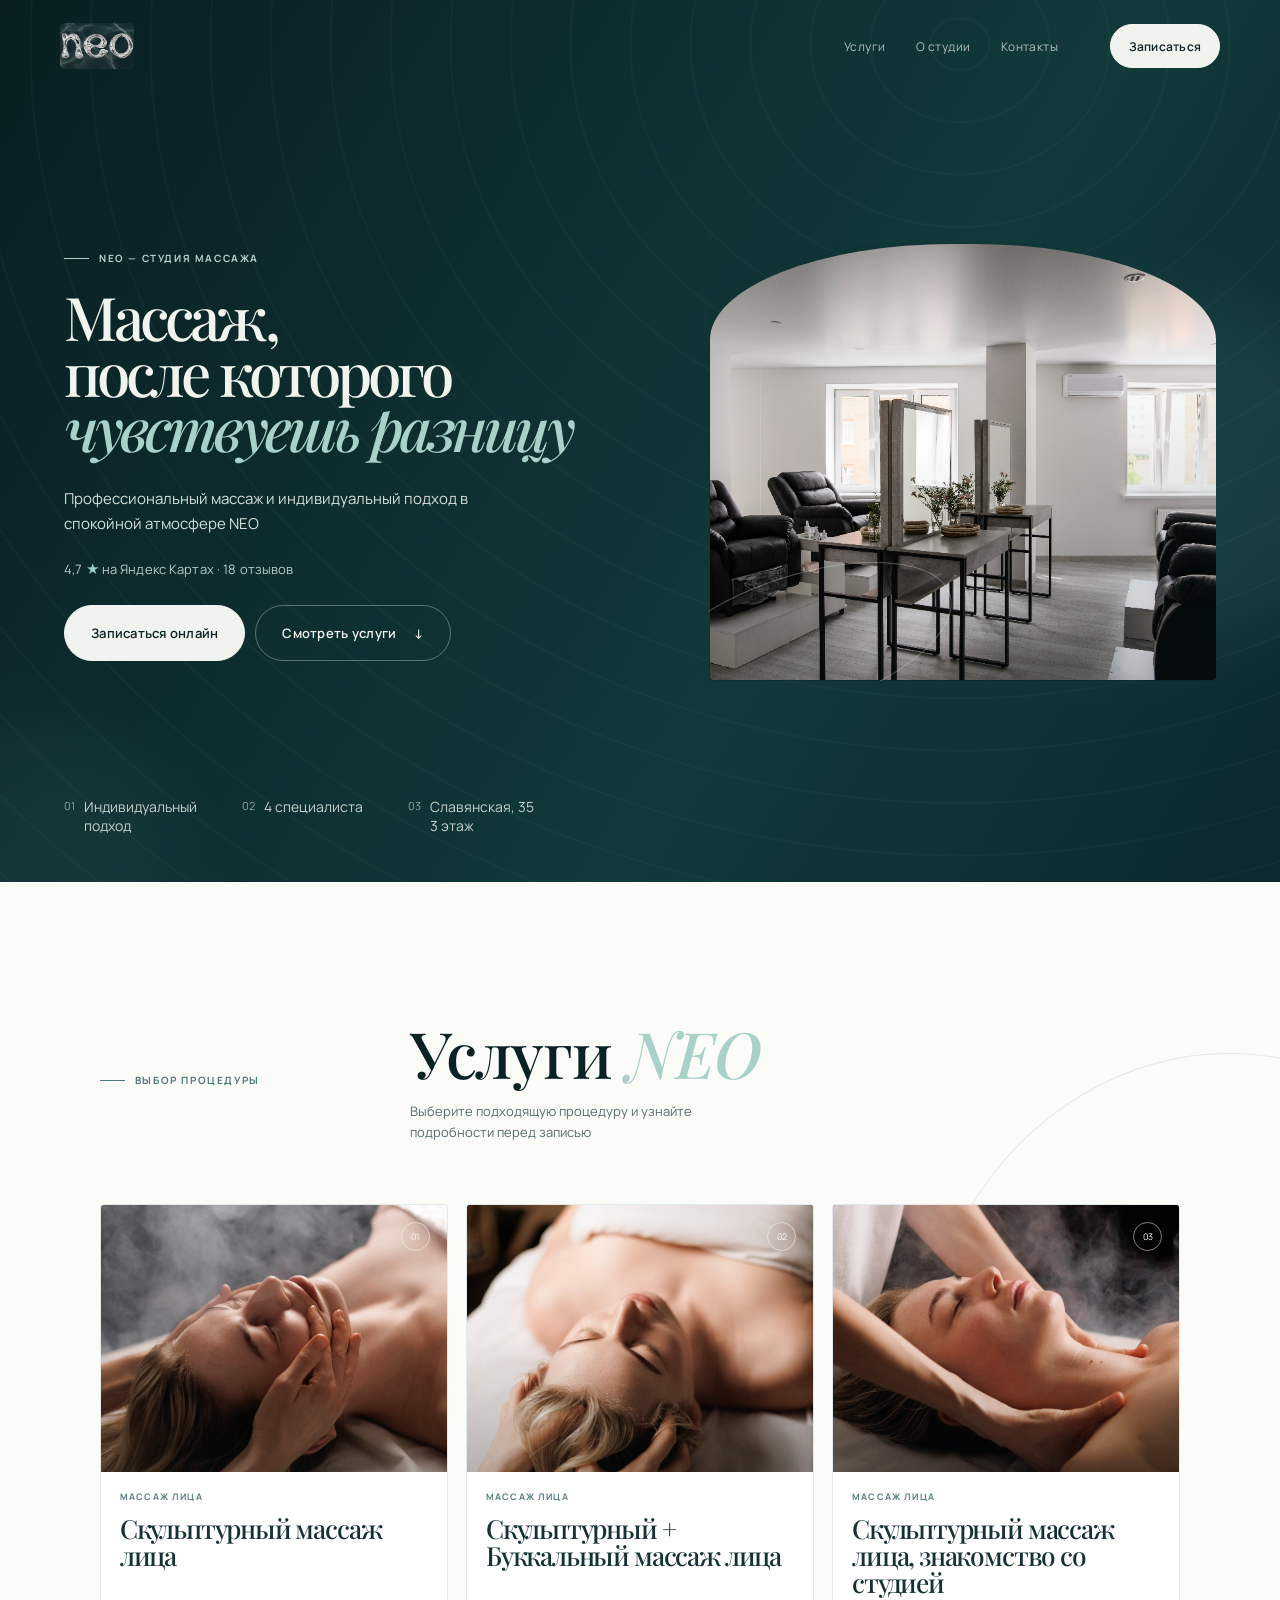
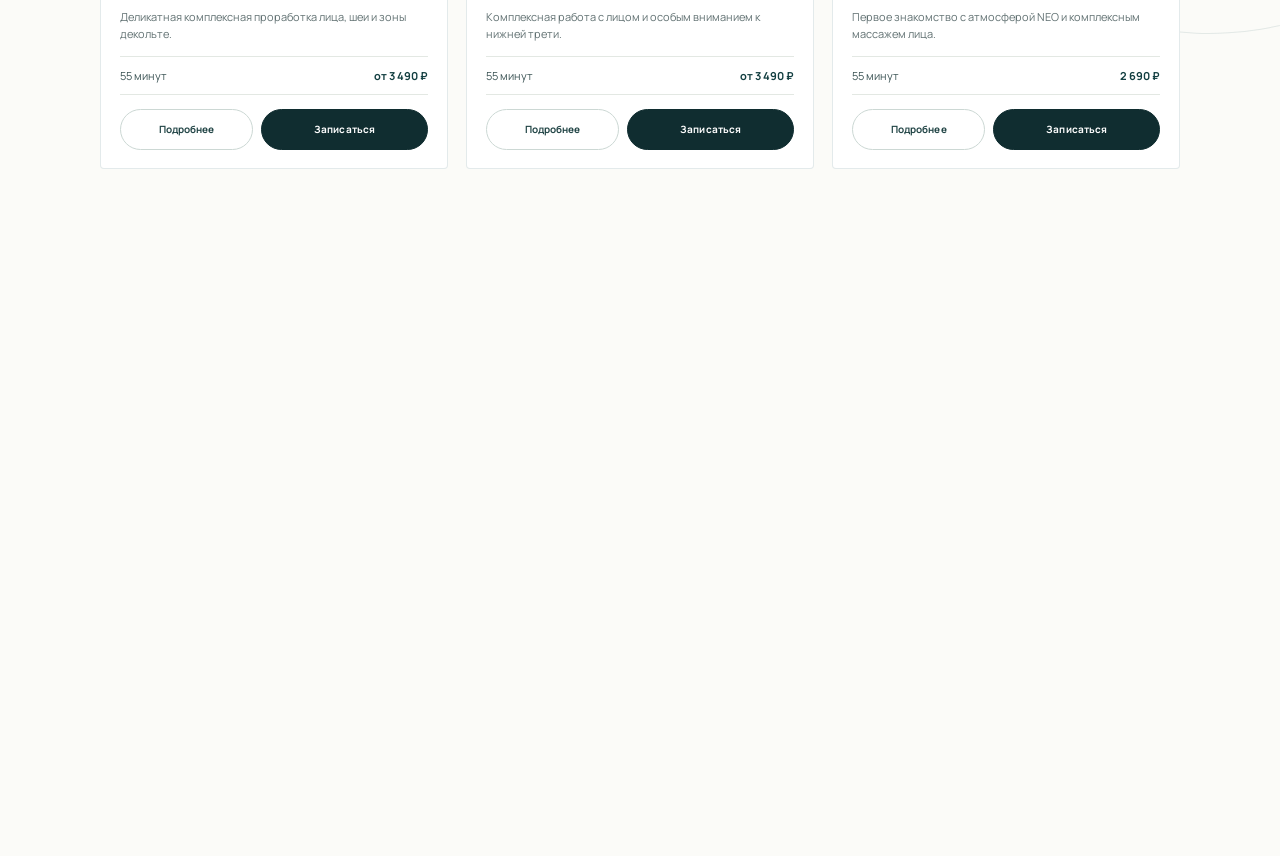
<file: concept-neo/index.html>
<!doctype html>
<html lang="ru">
  <head>
    <meta charset="UTF-8" />
    <meta name="viewport" content="width=device-width, initial-scale=1.0" />
    <meta name="theme-color" content="#102b2d" />
    <meta name="description" content="NEO — студия массажа. Концепт сайта." />
    <title>NEO — студия массажа</title>
    <link rel="preconnect" href="https://fonts.googleapis.com" />
    <link rel="preconnect" href="https://fonts.gstatic.com" crossorigin />
    <link href="https://fonts.googleapis.com/css2?family=Manrope:wght@400;500;600;700&family=Playfair+Display:ital,wght@0,500;0,600;1,500&display=swap" rel="stylesheet" />
    <link rel="stylesheet" href="styles.css" />
  </head>
  <body>
    <header class="site-header" id="top">
      <a class="brand" href="#top" aria-label="NEO — на главную">
        <img src="assets/neo-logo.png" width="92" height="46" alt="NEO" />
      </a>
      <nav class="main-nav" aria-label="Основная навигация">
        <a href="#services">Услуги</a>
        <a href="#top">О студии</a>
        <a href="#top">Контакты</a>
      </nav>
      <button class="button button--small button--solid" type="button">Записаться</button>
    </header>

    <main>
      <section class="hero" aria-labelledby="hero-title">
        <div class="hero__glow hero__glow--one"></div>
        <div class="hero__glow hero__glow--two"></div>
        <div class="hero__content">
          <p class="eyebrow hero__eyebrow"><span></span> NEO — студия массажа</p>
          <h1 id="hero-title">Массаж,<br />после которого<br /><em>чувствуешь разницу</em></h1>
          <p class="hero__lead">Профессиональный массаж и индивидуальный подход в спокойной атмосфере NEO</p>
          <p class="hero__rating">4,7 <span>★</span> на Яндекс Картах · 18 отзывов</p>
          <div class="hero__actions">
            <button class="button button--solid" type="button">Записаться онлайн</button>
            <a class="button button--ghost" href="#services">Смотреть услуги <span aria-hidden="true">↓</span></a>
          </div>
        </div>
        <div class="hero__visual reveal">
          <div class="hero__image-wrap">
            <img src="assets/neo-studio.jpg" width="1024" height="683" fetchpriority="high" alt="Интерьер студии массажа NEO" />
          </div>
          <p class="hero__visual-caption"><span>01</span> Пространство для паузы</p>
          <div class="water-line water-line--hero" aria-hidden="true"></div>
        </div>
        <dl class="hero__notes" aria-label="Преимущества студии">
          <div><dt>01</dt><dd>Индивидуальный<br />подход</dd></div>
          <div><dt>02</dt><dd>4 специалиста</dd></div>
          <div><dt>03</dt><dd>Славянская, 35<br />3 этаж</dd></div>
        </dl>
      </section>

      <section class="services" id="services" aria-labelledby="services-title">
        <div class="services__head reveal">
          <p class="eyebrow"><span></span> Выбор процедуры</p>
          <div>
            <h2 id="services-title">Услуги <em>NEO</em></h2>
            <p>Выберите подходящую процедуру и узнайте подробности перед записью</p>
          </div>
        </div>
        <div class="services__grid" id="servicesGrid" aria-live="polite"></div>
      </section>
    </main>

    <div class="modal" id="serviceModal" aria-hidden="true" role="dialog" aria-modal="true" aria-labelledby="modalTitle">
      <button class="modal__backdrop" aria-label="Закрыть окно"></button>
      <article class="detail-panel" tabindex="-1">
        <button class="detail-panel__close" type="button" aria-label="Закрыть окно"><span></span><span></span></button>
        <div class="detail-panel__scroll" id="modalContent"></div>
        <div class="detail-panel__cta" id="modalCta"></div>
      </article>
    </div>

    <script src="app.js"></script>
  </body>
</html>
</file>
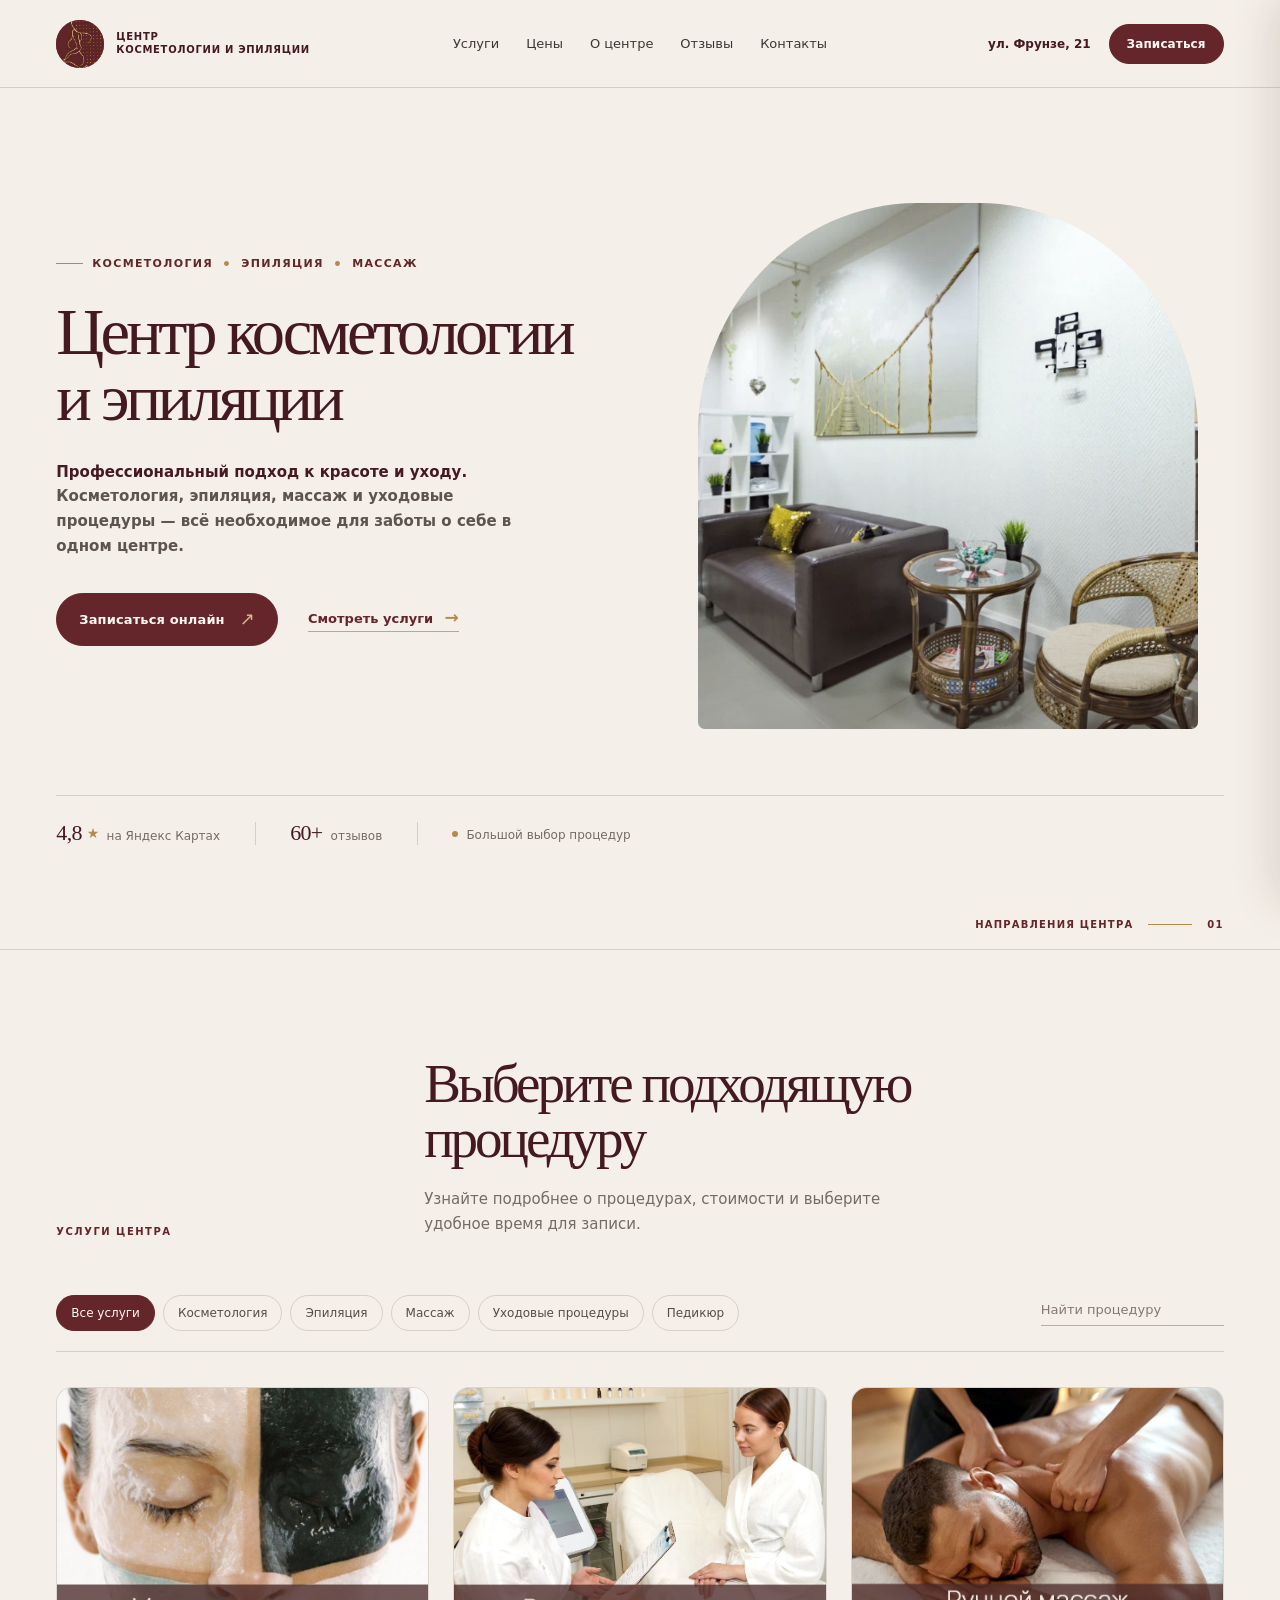
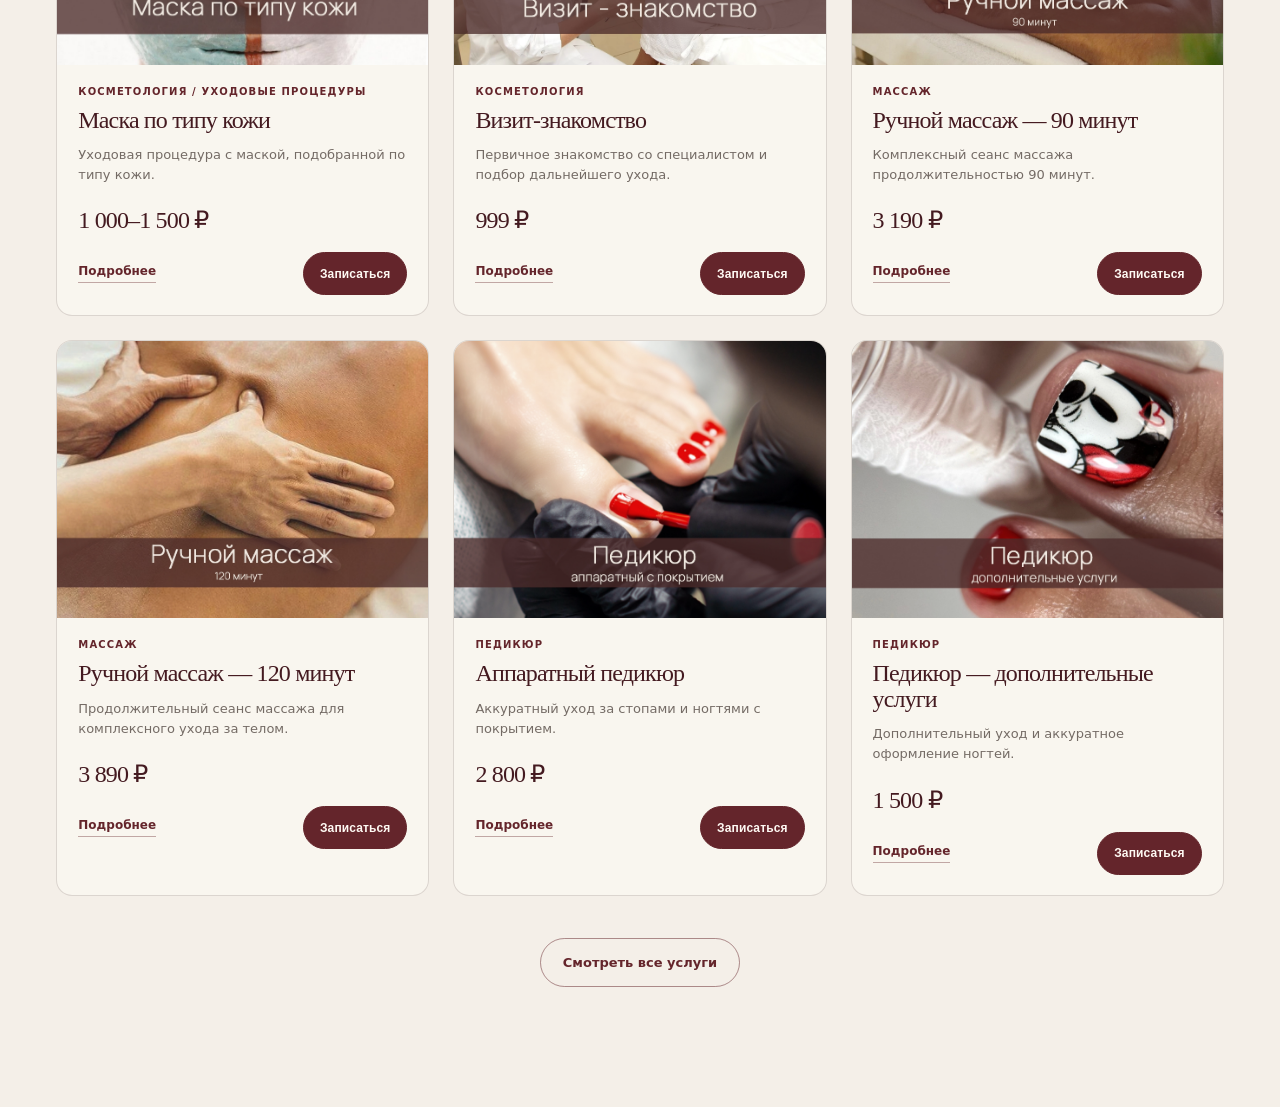
<file: concept-site/index.html>
<!doctype html>
<html lang="ru">
  <head>
    <meta charset="UTF-8" />
    <meta name="viewport" content="width=device-width, initial-scale=1.0" />
    <meta name="theme-color" content="#f5f0e9" />
    <title>Центр косметологии и эпиляции</title>
    <link rel="stylesheet" href="styles.css" />
  </head>
  <body>
    <main class="site-shell">
      <header class="header" data-header>
        <a class="brand" href="#top" aria-label="Центр косметологии и эпиляции — главная">
          <span class="brand-mark"><img src="assets/logo-original.png" alt="Официальный логотип центра" /></span>
          <span class="brand-name">Центр<br />косметологии и эпиляции</span>
        </a>

        <nav class="nav" aria-label="Основная навигация" data-menu>
          <a href="#services">Услуги</a>
          <a href="#prices">Цены</a>
          <a href="#about">О центре</a>
          <a href="#reviews">Отзывы</a>
          <a href="#contacts">Контакты</a>
          <a class="nav-mobile-cta" href="#booking">Записаться онлайн</a>
        </nav>

        <div class="header-actions">
          <span class="address">ул. Фрунзе, 21</span>
          <a class="button button--small" href="#booking">Записаться</a>
          <button class="menu-toggle" type="button" aria-label="Открыть меню" aria-expanded="false" data-menu-toggle>
            <span></span><span></span>
          </button>
        </div>
      </header>

      <section class="hero" id="top" aria-labelledby="hero-title">
        <div class="hero-copy">
          <p class="eyebrow"><span></span> Косметология <i>•</i> Эпиляция <i>•</i> Массаж</p>
          <h1 id="hero-title">Центр косметологии<br />и эпиляции</h1>
          <p class="hero-description"><strong>Профессиональный подход к красоте и уходу.</strong> <span class="description-detail">Косметология, эпиляция, массаж и уходовые процедуры — всё необходимое для заботы о себе в одном центре.</span></p>
          <div class="hero-ctas">
            <a class="button" href="#booking">Записаться онлайн <span aria-hidden="true">↗</span></a>
            <a class="text-link" href="#services">Смотреть услуги <span aria-hidden="true">→</span></a>
          </div>
        </div>

        <div class="hero-visual" aria-label="Зона ожидания центра">
          <div class="visual-frame">
            <img src="assets/waiting-area.png" alt="Реальная зона ожидания центра косметологии и эпиляции" />
          </div>
        </div>

        <div class="trust-row" aria-label="Данные о центре">
          <div class="trust-item"><span class="trust-number">4,8 <b>★</b></span><span>на Яндекс Картах</span></div>
          <div class="trust-divider" aria-hidden="true"></div>
          <div class="trust-item"><span class="trust-number">60+</span><span>отзывов</span></div>
          <div class="trust-divider" aria-hidden="true"></div>
          <div class="trust-item trust-item--wide"><span class="trust-dot" aria-hidden="true"></span><span>Большой выбор процедур</span></div>
        </div>
      </section>

      <div class="next-section-hint" aria-hidden="true"><span>Направления центра</span><span class="hint-line"></span><span>01</span></div>

      <section class="services-section" id="services" aria-labelledby="services-title">
        <div class="services-intro">
          <p class="section-kicker">Услуги центра</p>
          <div class="section-heading">
            <h2 id="services-title">Выберите подходящую процедуру</h2>
            <p>Узнайте подробнее о процедурах, стоимости и выберите удобное время для записи.</p>
          </div>
        </div>

        <div class="catalog-controls">
          <div class="service-tabs" role="tablist" aria-label="Категории услуг">
            <button class="service-tab is-active" type="button" role="tab" aria-selected="true" data-filter="all">Все услуги</button>
            <button class="service-tab" type="button" role="tab" aria-selected="false" data-filter="cosmetology">Косметология</button>
            <button class="service-tab" type="button" role="tab" aria-selected="false" data-filter="epilation">Эпиляция</button>
            <button class="service-tab" type="button" role="tab" aria-selected="false" data-filter="massage">Массаж</button>
            <button class="service-tab" type="button" role="tab" aria-selected="false" data-filter="skincare">Уходовые процедуры</button>
            <button class="service-tab" type="button" role="tab" aria-selected="false" data-filter="pedicure">Педикюр</button>
          </div>
          <label class="service-search"><span class="visually-hidden">Найти процедуру</span><input type="search" placeholder="Найти процедуру" autocomplete="off" data-service-search /></label>
        </div>

        <div class="services-grid" data-services-grid>
          <article class="service-card" data-service="mask" data-categories="cosmetology skincare" data-search="маска по типу кожи уходовые процедуры косметология">
            <div class="service-image"><img src="assets/service-skin-mask.png" alt="Маска по типу кожи" /></div>
            <div class="service-card-body">
              <p class="service-category">Косметология / Уходовые процедуры</p>
              <h3>Маска по типу кожи</h3>
              <p class="service-summary">Уходовая процедура с маской, подобранной по типу кожи.</p>
              <p class="service-price">1 000–1 500 ₽</p>
              <div class="service-actions"><button class="detail-link" type="button" data-detail="mask">Подробнее</button><button class="button service-book" type="button" data-book="mask">Записаться</button></div>
            </div>
          </article>

          <article class="service-card" data-service="intro" data-categories="cosmetology" data-search="визит знакомство косметология">
            <div class="service-image"><img src="assets/service-intro-visit.png" alt="Визит-знакомство в центре" /></div>
            <div class="service-card-body">
              <p class="service-category">Косметология</p>
              <h3>Визит-знакомство</h3>
              <p class="service-summary">Первичное знакомство со специалистом и подбор дальнейшего ухода.</p>
              <p class="service-price">999 ₽</p>
              <div class="service-actions"><button class="detail-link" type="button" data-detail="intro">Подробнее</button><button class="button service-book" type="button" data-book="intro">Записаться</button></div>
            </div>
          </article>

          <article class="service-card" data-service="massage90" data-categories="massage" data-search="ручной массаж 90 минут">
            <div class="service-image"><img src="assets/service-massage-90.png" alt="Ручной массаж — 90 минут" /></div>
            <div class="service-card-body">
              <p class="service-category">Массаж</p>
              <h3>Ручной массаж — 90 минут</h3>
              <p class="service-summary">Комплексный сеанс массажа продолжительностью 90 минут.</p>
              <p class="service-price">3 190 ₽</p>
              <div class="service-actions"><button class="detail-link" type="button" data-detail="massage90">Подробнее</button><button class="button service-book" type="button" data-book="massage90">Записаться</button></div>
            </div>
          </article>

          <article class="service-card" data-service="massage120" data-categories="massage" data-search="ручной массаж 120 минут">
            <div class="service-image"><img src="assets/service-massage-120.png" alt="Ручной массаж — 120 минут" /></div>
            <div class="service-card-body">
              <p class="service-category">Массаж</p>
              <h3>Ручной массаж — 120 минут</h3>
              <p class="service-summary">Продолжительный сеанс массажа для комплексного ухода за телом.</p>
              <p class="service-price">3 890 ₽</p>
              <div class="service-actions"><button class="detail-link" type="button" data-detail="massage120">Подробнее</button><button class="button service-book" type="button" data-book="massage120">Записаться</button></div>
            </div>
          </article>

          <article class="service-card" data-service="pedicure" data-categories="pedicure" data-search="аппаратный педикюр с покрытием">
            <div class="service-image"><img src="assets/service-pedicure-apparatus.png" alt="Аппаратный педикюр" /></div>
            <div class="service-card-body">
              <p class="service-category">Педикюр</p>
              <h3>Аппаратный педикюр</h3>
              <p class="service-summary">Аккуратный уход за стопами и ногтями с покрытием.</p>
              <p class="service-price">2 800 ₽</p>
              <div class="service-actions"><button class="detail-link" type="button" data-detail="pedicure">Подробнее</button><button class="button service-book" type="button" data-book="pedicure">Записаться</button></div>
            </div>
          </article>

          <article class="service-card" data-service="pedicureExtra" data-categories="pedicure" data-search="педикюр дополнительные услуги">
            <div class="service-image"><img src="assets/service-pedicure-extra.png" alt="Педикюр — дополнительные услуги" /></div>
            <div class="service-card-body">
              <p class="service-category">Педикюр</p>
              <h3>Педикюр — дополнительные услуги</h3>
              <p class="service-summary">Дополнительный уход и аккуратное оформление ногтей.</p>
              <p class="service-price">1 500 ₽</p>
              <div class="service-actions"><button class="detail-link" type="button" data-detail="pedicureExtra">Подробнее</button><button class="button service-book" type="button" data-book="pedicureExtra">Записаться</button></div>
            </div>
          </article>
        </div>

        <p class="catalog-empty" data-catalog-empty hidden>По этому направлению услуги появятся в полном каталоге.</p>
        <div class="catalog-more"><button class="catalog-more-button" type="button">Смотреть все услуги</button></div>
      </section>
    </main>

    <div class="drawer-backdrop" data-drawer-backdrop></div>
    <aside class="service-drawer" aria-hidden="true" aria-labelledby="drawer-title" role="dialog" aria-modal="true" data-drawer>
      <div class="drawer-top"><p class="section-kicker" data-drawer-category>Категория</p><button class="drawer-close" type="button" data-drawer-close>Закрыть</button></div>
      <div class="drawer-scroll">
        <h2 id="drawer-title" data-drawer-title>Название процедуры</h2>
        <p class="drawer-description" data-drawer-description></p>
        <div class="drawer-detail"><h3>Для кого подходит</h3><ul data-drawer-for></ul></div>
        <div class="drawer-detail"><h3>Как проходит процедура</h3><p data-drawer-how></p></div>
        <dl class="drawer-meta" data-drawer-meta></dl>
      </div>
      <div class="drawer-footer"><p class="drawer-price" data-drawer-price></p><button class="button drawer-book" type="button" data-drawer-book>Записаться на процедуру</button></div>
    </aside>
    <div class="booking-toast" aria-live="polite" role="status" data-booking-toast></div>
    <script src="script.js"></script>
  </body>
</html>
</file>
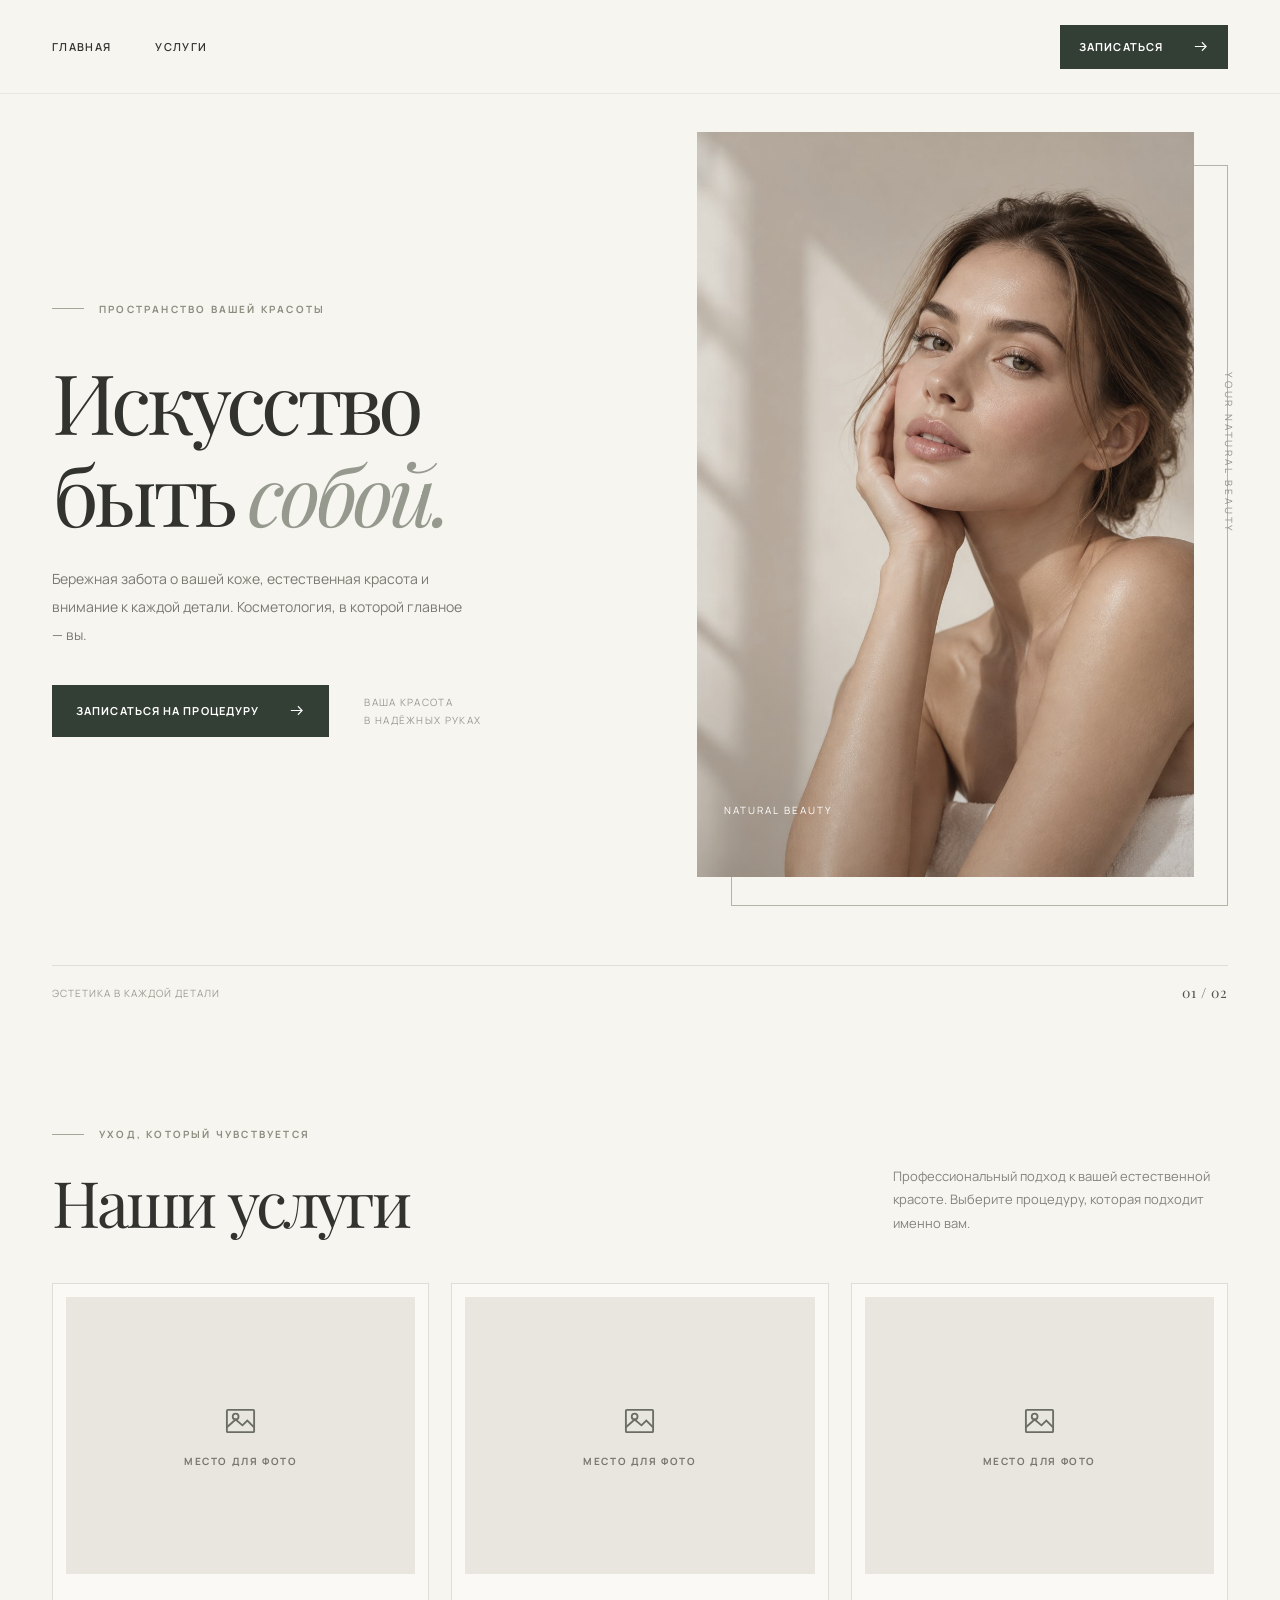
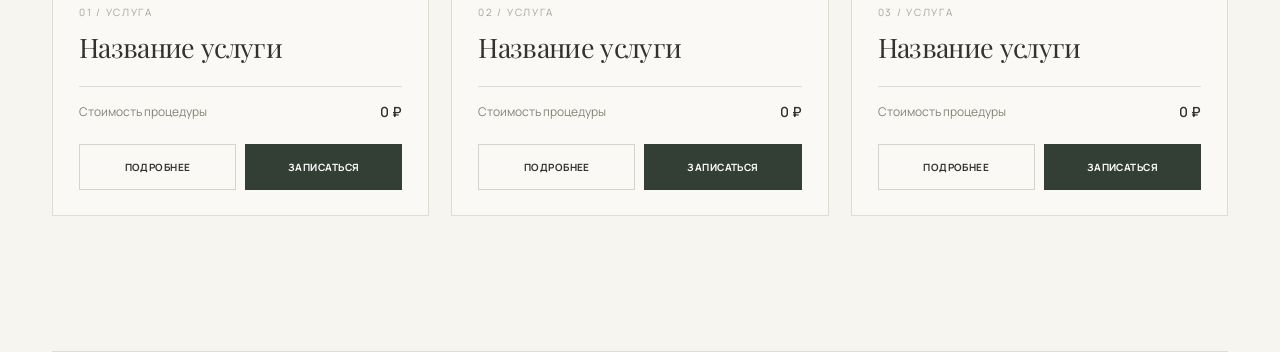
<file: cosmetology-concept-site/index.html>
<!doctype html>
<html lang="ru">
<head>
  <meta charset="utf-8">
  <meta name="viewport" content="width=device-width, initial-scale=1">
  <meta name="theme-color" content="#f6f3ed">
  <meta name="description" content="Концепт сайта студии косметологии.">
  <title>Концепт сайта косметологии</title>
  <link rel="preconnect" href="https://fonts.googleapis.com">
  <link rel="preconnect" href="https://fonts.gstatic.com" crossorigin>
  <link href="https://fonts.googleapis.com/css2?family=DM+Sans:wght@400;500;600;700&family=Manrope:wght@400;500;600;700&family=Playfair+Display:wght@400;500;600&display=swap" rel="stylesheet">
  <style>
    :root{--bg:#f7f5f0;--paper:#fdfcf9;--ink:#32332f;--muted:#85847c;--line:#dfddd5;--sand:#eae5db;--accent:#333e35;--radius:10px;--serif:'Playfair Display',Georgia,serif;--sans:'Manrope',Arial,sans-serif}
    *{box-sizing:border-box}html{scroll-behavior:smooth}body{margin:0;background:var(--bg);color:var(--ink);font-family:var(--sans);-webkit-font-smoothing:antialiased}body.locked{overflow:hidden}button,a{font:inherit}button{cursor:pointer}a{color:inherit;text-decoration:none}button:focus-visible,a:focus-visible{outline:2px solid #798678;outline-offset:4px}.wrap{width:min(1320px,calc(100% - 104px));margin-inline:auto}
    header{position:relative;z-index:3;border-bottom:1px solid #e9e7df}.nav{min-height:93px;display:flex;align-items:center;justify-content:space-between;gap:30px}.brand{font:500 31px/1 var(--serif);letter-spacing:.12em;white-space:nowrap}.brand small{display:block;font:500 8px/1.8 var(--sans);text-align:center;letter-spacing:.35em;margin-top:7px}.links{display:flex;gap:44px;margin-left:0;align-items:center}.links a{font-size:11px;font-weight:600;text-transform:uppercase;letter-spacing:.12em;transition:opacity .2s}.links a:hover{opacity:.5}.btn{display:inline-flex;align-items:center;justify-content:center;gap:29px;border:1px solid var(--accent);background:var(--accent);color:white;min-height:52px;padding:0 23px;font-size:11px;letter-spacing:.1em;text-transform:uppercase;font-weight:700;white-space:nowrap;transition:transform .25s,background .25s,color .25s}.btn:hover{background:#516052;transform:translateY(-2px)}.btn svg{width:17px;height:17px}.btn--outline{background:transparent;color:var(--ink);border-color:#c8c7bd}.btn--outline:hover{background:#e9e7df;color:var(--ink)}.nav-btn{min-height:44px;padding-inline:18px}.mobile-menu{display:none;border:0;background:none;padding:10px}
    .hero{min-height:706px;display:grid;grid-template-columns:1.04fr .96fr;gap:70px;align-items:center;padding-top:38px;padding-bottom:59px}.hero-copy{padding-block:52px}.eyebrow{display:flex;align-items:center;gap:15px;text-transform:uppercase;letter-spacing:.22em;font-weight:700;font-size:10px;color:#8c8c7f}.eyebrow:before{content:'';display:block;width:32px;height:1px;background:#a6a598}.hero h1{font:400 clamp(60px,6.5vw,105px)/1.11 var(--serif);letter-spacing:-.057em;margin:39px 0 25px;max-width:690px}.hero h1 i{font-weight:400;color:#969a8e}.hero p{max-width:420px;color:#797a71;font-size:14px;line-height:2;margin:0 0 36px}.hero-actions{display:flex;align-items:center;gap:35px}.hero-note{color:#9b9a91;font-size:10px;line-height:1.8;text-transform:uppercase;letter-spacing:.13em}.hero-visual{min-height:607px;position:relative;display:flex;align-items:stretch;justify-content:center}.portrait-box{position:relative;flex:1;margin:0 34px 29px 0;background:#ddd7c9;overflow:hidden}.portrait-box img{display:block;width:100%;height:100%;object-fit:cover;object-position:center 33%;filter:saturate(.72) contrast(.95)}.portrait-box:after{content:'';position:absolute;inset:0;background:linear-gradient(0deg,rgba(44,39,32,.18),transparent 38%);pointer-events:none}.portrait-caption{position:absolute;bottom:60px;left:27px;z-index:1;color:white;text-transform:uppercase;letter-spacing:.2em;font-size:10px}.decor-border{position:absolute;right:0;top:33px;bottom:0;width:calc(100% - 34px);border:1px solid #b5b3a7;z-index:-1}.vertical-type{position:absolute;right:-8px;top:31%;writing-mode:vertical-rl;letter-spacing:.28em;color:#92958c;font-size:10px;text-transform:uppercase}.hero-bottom{border-top:1px solid var(--line);display:flex;align-items:center;justify-content:space-between;padding:17px 0;color:#9d9b91;font-size:10px;letter-spacing:.1em;text-transform:uppercase}.hero-bottom .index{font-family:var(--serif);font-size:14px;color:#4e534b}
    .services{padding-top:108px;padding-bottom:135px}.services-top{display:flex;align-items:end;justify-content:space-between;gap:30px;margin-bottom:42px}.services-top h2{font:400 clamp(45px,5vw,72px)/1.2 var(--serif);letter-spacing:-.045em;margin:23px 0 0}.services-top p{max-width:335px;margin:0 0 6px;color:#84847c;font-size:13px;line-height:1.8}.cards{display:grid;grid-template-columns:repeat(3,minmax(0,1fr));gap:22px}.service{border:1px solid var(--line);padding:13px;background:#faf9f5;transition:transform .3s,border-color .3s}.service:hover{transform:translateY(-5px);border-color:#babbb0}.placeholder{aspect-ratio:1.26;background:#e9e6df;display:flex;flex-direction:column;align-items:center;justify-content:center;gap:16px;color:#acaaa0}.placeholder svg{width:35px;height:35px;stroke-width:1}.placeholder span{text-transform:uppercase;font-size:10px;letter-spacing:.16em}.service-inner{padding:25px 13px 12px}.service-id{font-size:10px;color:#a5a399;letter-spacing:.17em}.service h3{font:400 clamp(22px,2.1vw,31px)/1.3 var(--serif);letter-spacing:-.025em;margin:9px 0 21px}.service-meta{display:flex;justify-content:space-between;align-items:center;border-top:1px solid var(--line);padding-top:15px;font-size:12px;color:#858379}.service-meta strong{font-size:14px;font-weight:600;color:var(--ink)}.service-actions{display:grid;grid-template-columns:1fr 1fr;gap:9px;margin-top:23px}.service-actions .btn{min-height:46px;gap:0;padding:0 8px;font-size:10px;letter-spacing:.045em}.service-actions .btn--outline{border-color:#d5d3ca}.footer-line{height:1px;background:var(--line)}
    .overlay{position:fixed;inset:0;background:rgba(33,34,30,.46);backdrop-filter:blur(8px);z-index:20;display:grid;place-items:center;padding:20px;opacity:0;visibility:hidden;transition:opacity .28s,visibility .28s}.overlay.open{opacity:1;visibility:visible}.modal{position:relative;background:var(--paper);width:min(840px,100%);max-height:min(90vh,800px);overflow:auto;display:grid;grid-template-columns:.94fr 1fr;box-shadow:0 25px 85px rgba(0,0,0,.15);transform:translateY(16px) scale(.98);transition:transform .28s}.overlay.open .modal{transform:translateY(0) scale(1)}.modal .placeholder{aspect-ratio:auto;min-height:470px;height:100%}.modal-content{padding:63px 44px 43px;display:flex;flex-direction:column}.modal h2{font:400 44px/1.18 var(--serif);letter-spacing:-.04em;margin:25px 0 15px}.modal-desc{font-size:13px;line-height:1.9;color:#84847a;margin:0 0 35px}.detail-row{border-top:1px solid var(--line);padding:16px 0;display:flex;justify-content:space-between;gap:20px;font-size:12px;color:#89897f}.detail-row b{font-weight:600;color:var(--ink)}.modal-content>.btn{margin-top:auto}.close{position:absolute;top:15px;right:15px;width:44px;height:44px;display:grid;place-items:center;border:2px solid #333e35;background:#333e35;color:#fff;z-index:2;font-size:30px;font-weight:500;line-height:1;box-shadow:0 3px 12px rgba(0,0,0,.18)}.close:hover{background:#516052}.placeholder svg{stroke:#6b6d63;stroke-width:1.9}.placeholder span{color:#77776e;font-weight:700}.toast{position:fixed;bottom:28px;left:50%;transform:translate(-50%,18px);background:#333e35;color:#fff;padding:17px 25px;text-align:center;font-size:12px;line-height:1.6;z-index:30;opacity:0;pointer-events:none;transition:opacity .25s,transform .25s;max-width:calc(100% - 40px);width:max-content}.toast.visible{opacity:1;transform:translate(-50%,0)}
    @media(max-width:1100px){.wrap{width:min(100% - 64px,1320px)}.hero{gap:40px;min-height:620px}.hero-visual{min-height:520px}.hero h1{font-size:clamp(55px,6vw,76px)}.links{gap:22px}}@media(max-width:760px){.wrap{width:calc(100% - 36px)}.nav{min-height:76px}.brand{font-size:27px}.links{display:none;position:absolute;top:76px;left:0;right:0;background:var(--bg);padding:20px;flex-direction:column;align-items:flex-start;gap:22px;border-bottom:1px solid var(--line)}.links.show{display:flex}.mobile-menu{display:block;margin-left:auto}.nav-btn{min-height:39px;font-size:9px;padding-inline:11px}.nav-btn svg{display:none}.hero{display:flex;flex-direction:column;gap:22px;padding-top:19px;padding-bottom:29px}.hero-copy{padding:35px 0 5px;align-self:stretch}.eyebrow{font-size:9px}.hero h1{font-size:clamp(51px,11.5vw,75px);margin:25px 0 20px;letter-spacing:-.055em}.hero p{font-size:13px;line-height:1.8;margin-bottom:23px}.hero-visual{width:100%;min-height:440px;height:65vw;max-height:600px}.portrait-box{margin-right:23px;margin-bottom:19px}.decor-border{top:22px;width:calc(100% - 23px)}.vertical-type{right:-5px;font-size:8px}.hero-bottom{padding:15px 0}.services{padding:72px 0 85px}.services-top{display:block;margin-bottom:30px}.services-top h2{font-size:51px;margin:15px 0}.services-top p{font-size:12px}.cards{grid-template-columns:1fr;gap:15px}.service{padding:11px}.placeholder{aspect-ratio:1.5}.service-inner{padding:22px 10px 10px}.service h3{font-size:28px}.modal{grid-template-columns:1fr;max-height:90dvh}.modal .placeholder{height:200px;min-height:200px}.modal-content{padding:29px 24px 25px}.modal h2{font-size:37px;margin:16px 0 10px}.modal-desc{margin-bottom:19px}.modal-content>.btn{margin-top:19px}.service-actions .btn{min-height:49px}}@media(max-width:380px){.hero-actions{gap:16px}.hero-note{font-size:8px}.hero h1{font-size:48px}.nav-btn{font-size:8px}.brand{font-size:23px}}
    @media(prefers-reduced-motion:reduce){*,*:before,*:after{scroll-behavior:auto!important;transition-duration:.01ms!important;animation-duration:.01ms!important}}
  </style>
</head>
<body>
  <header><div class="wrap nav"><nav class="links" id="navigation" aria-label="Основная навигация"><a href="#top">Главная</a><a href="#services">Услуги</a></nav><button class="mobile-menu" id="menu" aria-expanded="false" aria-controls="navigation" aria-label="Открыть меню"><svg width="24" height="24" viewBox="0 0 24 24" fill="none" stroke="currentColor" stroke-width="1.5"><path d="M3 7h18M3 12h18M3 17h18"/></svg></button><button class="btn nav-btn" data-book>Записаться <svg viewBox="0 0 24 24" fill="none" stroke="currentColor" stroke-width="1.5"><path d="M4 12h16m-6-6 6 6-6 6"/></svg></button></div></header>
  <main id="top"><section class="wrap hero"><div class="hero-copy"><div class="eyebrow">Пространство вашей красоты</div><h1>Искусство<br>быть <i>собой.</i></h1><p>Бережная забота о вашей коже, естественная красота и внимание к каждой детали. Косметология, в которой главное — вы.</p><div class="hero-actions"><button class="btn" data-book>Записаться на процедуру <svg viewBox="0 0 24 24" fill="none" stroke="currentColor" stroke-width="1.5"><path d="M4 12h16m-6-6 6 6-6 6"/></svg></button><span class="hero-note">Ваша красота<br>в надёжных руках</span></div></div><div class="hero-visual"><div class="decor-border"></div><figure class="portrait-box"><img src="[data-uri]" alt="Эстетичный портрет девушки с естественным макияжем" fetchpriority="high"><figcaption class="portrait-caption">Natural beauty</figcaption></figure><div class="vertical-type">YOUR NATURAL BEAUTY</div></div></section><div class="wrap hero-bottom"><span>Эстетика в каждой детали</span><span class="index">01 / 02</span></div><section class="wrap services" id="services"><div class="services-top"><div><div class="eyebrow">Уход, который чувствуется</div><h2>Наши услуги</h2></div><p>Профессиональный подход к вашей естественной красоте. Выберите процедуру, которая подходит именно вам.</p></div><div class="cards" id="cards"></div></section></main><div class="wrap footer-line" aria-hidden="true"></div>
  <div class="overlay" id="overlay" role="presentation" aria-hidden="true"><div class="modal" role="dialog" aria-modal="true" aria-labelledby="modal-title" tabindex="-1"><button class="close" id="close" aria-label="Закрыть окно">×</button><div class="placeholder" aria-label="Место для фотографии"><svg viewBox="0 0 36 36" fill="none" stroke="currentColor"><rect x="4" y="7" width="28" height="23" rx="1"/><circle cx="13" cy="14" r="3"/><path d="m4 25 9-8 7 6 5-5 7 7"/></svg><span>Место для фото</span></div><div class="modal-content"><div class="eyebrow">Подробнее об услуге</div><h2 id="modal-title">Название услуги</h2><p class="modal-desc">Описание услуги</p><div class="detail-row"><span>Продолжительность</span><b>00 минут</b></div><div class="detail-row"><span>Стоимость</span><b>0 ₽</b></div><button class="btn" data-book>Записаться на процедуру <span aria-hidden="true">→</span></button></div></div></div><div class="toast" id="toast" role="status" aria-live="polite">Онлайн-запись будет доступна в полной версии сайта</div>
  <script>
  (()=>{const cards=document.querySelector('#cards'),overlay=document.querySelector('#overlay'),close=document.querySelector('#close'),toast=document.querySelector('#toast'),menu=document.querySelector('#menu'),navigation=document.querySelector('#navigation');let previousFocus=null,toastTimer;
  const photoIcon='<svg viewBox="0 0 36 36" fill="none" stroke="currentColor" aria-hidden="true"><rect x="4" y="7" width="28" height="23" rx="1"/><circle cx="13" cy="14" r="3"/><path d="m4 25 9-8 7 6 5-5 7 7"/></svg>';
  cards.innerHTML=Array.from({length:3},(_,i)=>`<article class="service"><div class="placeholder">${photoIcon}<span>Место для фото</span></div><div class="service-inner"><span class="service-id">0${i+1} / УСЛУГА</span><h3>Название услуги</h3><div class="service-meta"><span>Стоимость процедуры</span><strong>0 ₽</strong></div><div class="service-actions"><button class="btn btn--outline" data-details="${i}" aria-label="Подробнее об услуге ${i+1}">Подробнее</button><button class="btn" data-book>Записаться</button></div></div></article>`).join('');
  function openModal(){previousFocus=document.activeElement;overlay.classList.add('open');overlay.setAttribute('aria-hidden','false');document.body.classList.add('locked');close.focus()}
  function closeModal(){overlay.classList.remove('open');overlay.setAttribute('aria-hidden','true');document.body.classList.remove('locked');if(previousFocus&&previousFocus.focus)previousFocus.focus()}
  function notify(){toast.classList.add('visible');clearTimeout(toastTimer);toastTimer=setTimeout(()=>toast.classList.remove('visible'),3600)}
  document.addEventListener('click',e=>{if(e.target.closest('[data-details]'))openModal();if(e.target.closest('[data-book]'))notify();if(e.target===overlay||e.target===close)closeModal();if(e.target.closest('.links a')){navigation.classList.remove('show');menu.setAttribute('aria-expanded','false')}});
  document.addEventListener('keydown',e=>{if(e.key==='Escape'&&overlay.classList.contains('open'))closeModal();if(e.key==='Tab'&&overlay.classList.contains('open')){const focusable=[...overlay.querySelectorAll('button:not([disabled])')];const first=focusable[0],last=focusable.at(-1);if(e.shiftKey&&document.activeElement===first){e.preventDefault();last.focus()}else if(!e.shiftKey&&document.activeElement===last){e.preventDefault();first.focus()}}});
  menu.addEventListener('click',()=>{const show=navigation.classList.toggle('show');menu.setAttribute('aria-expanded',String(show))});
  })();
  </script>
</body></html>
</file>
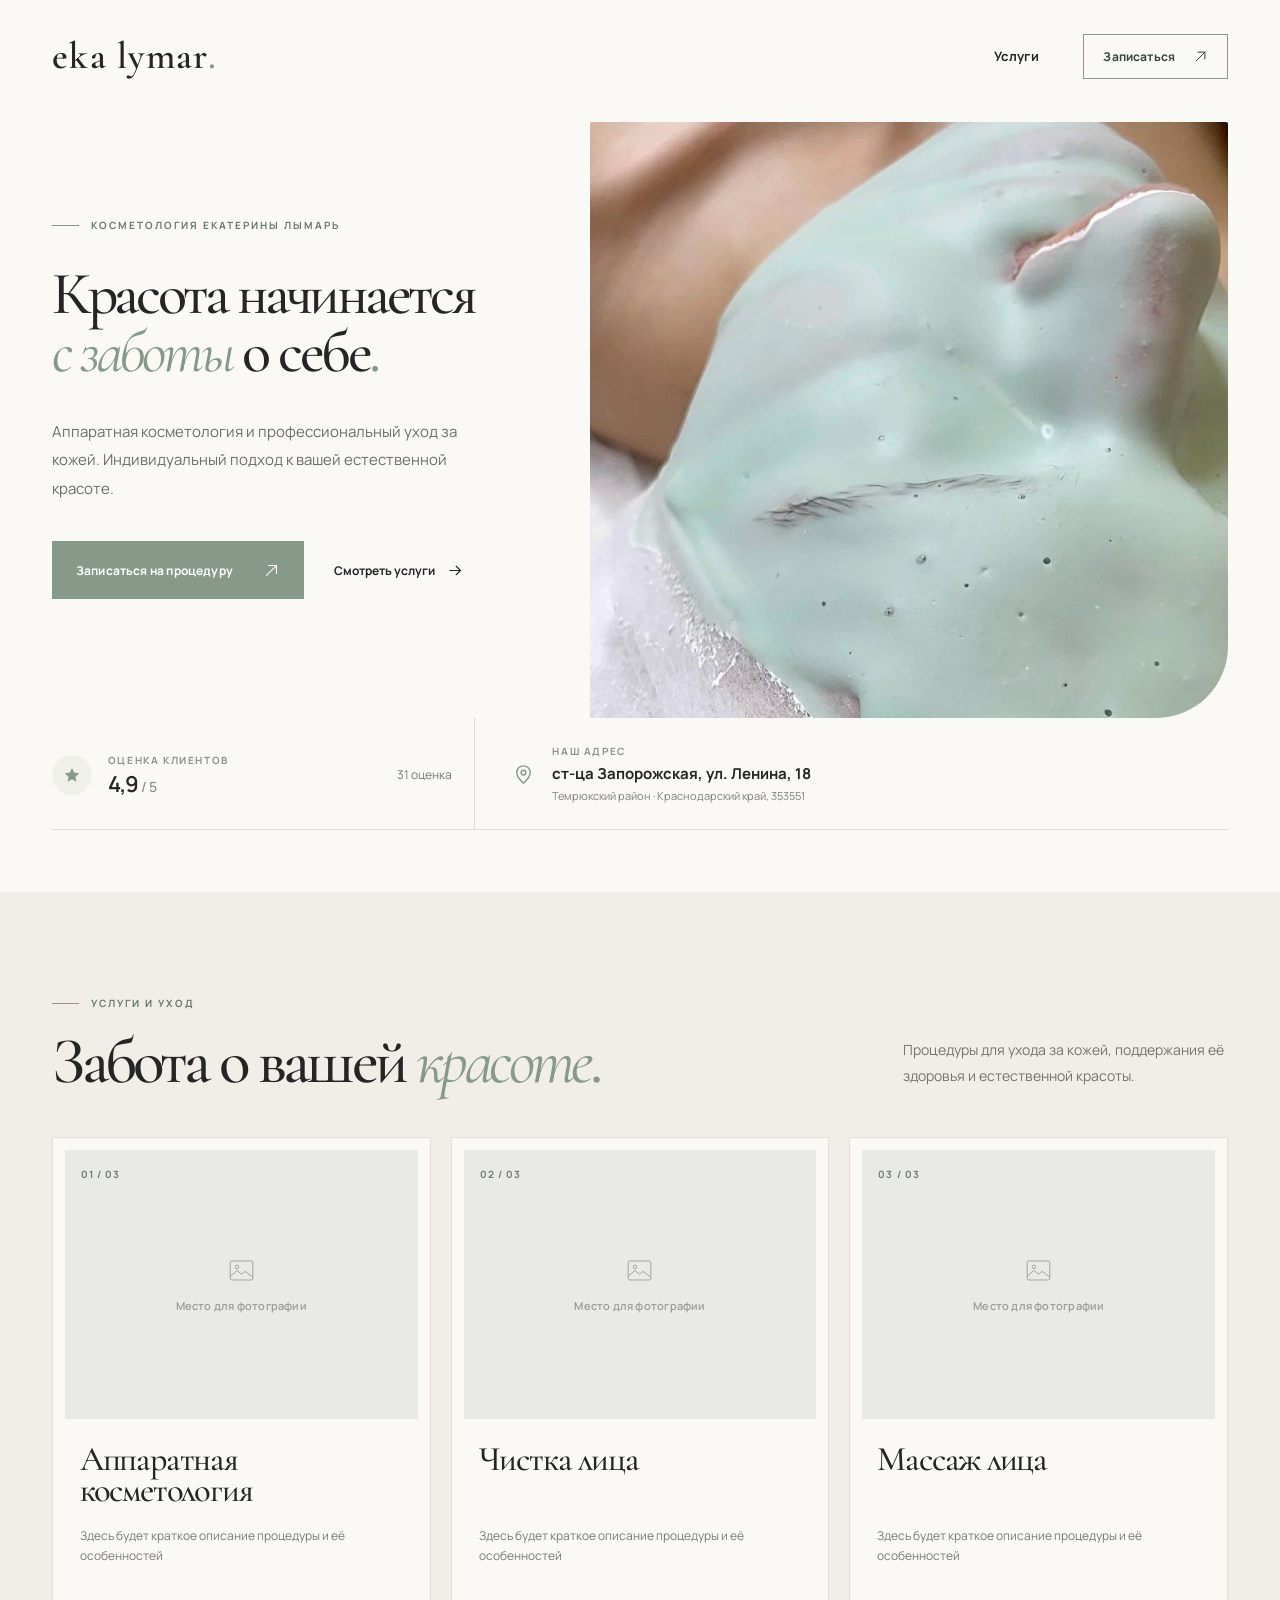
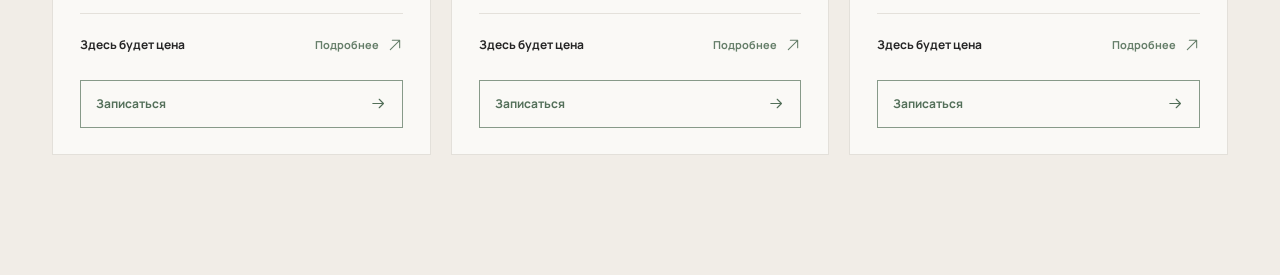
<file: eka-lymar-concept/index.html>
<!doctype html>
<html lang="ru">
  <head>
    <meta charset="UTF-8" />
    <meta name="viewport" content="width=device-width, initial-scale=1.0" />
    <meta name="theme-color" content="#FAF9F6" />
    <meta name="description" content="Eka Lymar — концепт сайта косметологии Екатерины Лымарь. Аппаратная косметология и профессиональный уход за кожей." />
    <link rel="preconnect" href="https://fonts.googleapis.com" />
    <link rel="preconnect" href="https://fonts.gstatic.com" crossorigin />
    <link href="https://fonts.googleapis.com/css2?family=Cormorant+Garamond:wght@400;500;600&family=Manrope:wght@400;500;600;700&display=swap" rel="stylesheet" />
    <title>Eka Lymar — косметология Екатерины Лымарь</title>
  </head>
  <body>
    <div id="root"></div>
    <link rel="stylesheet" href="./assets/app.css" /><script type="module" src="./assets/app.js"></script>
  </body>
</html>
</file>
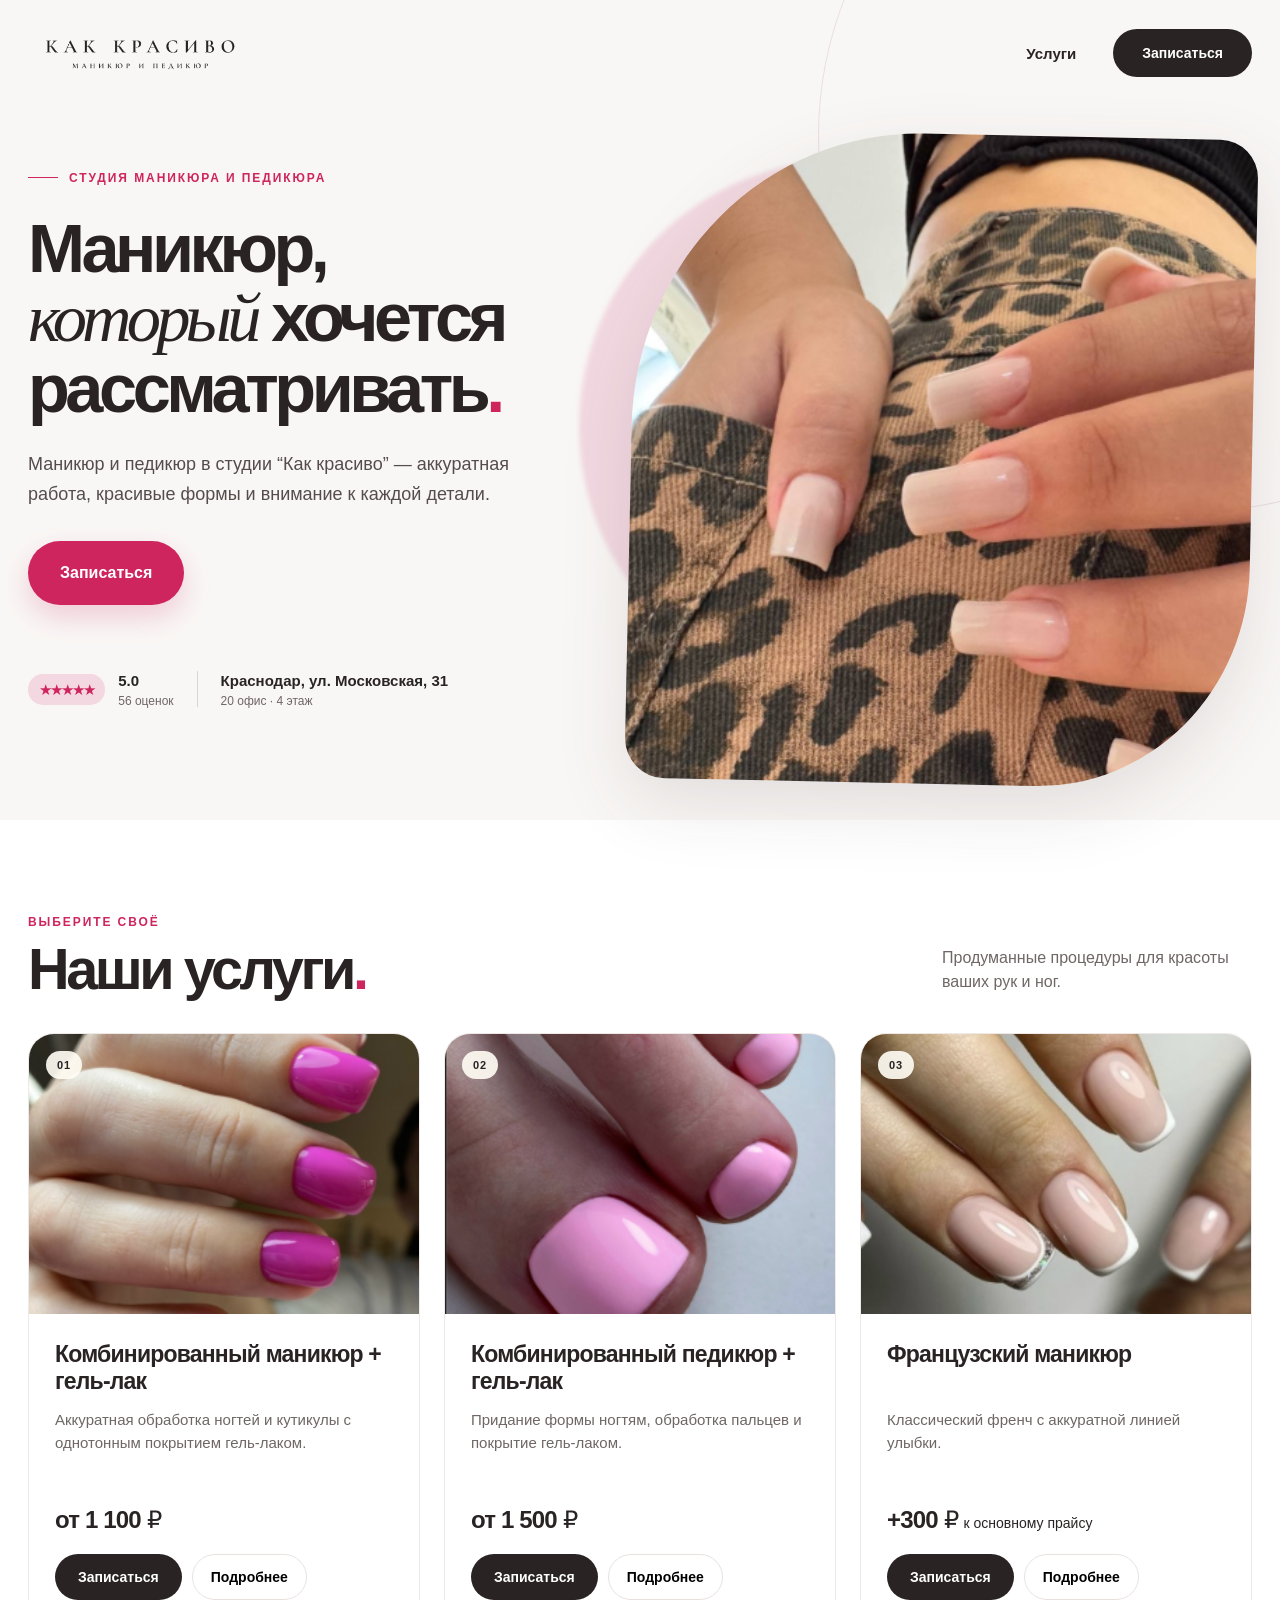
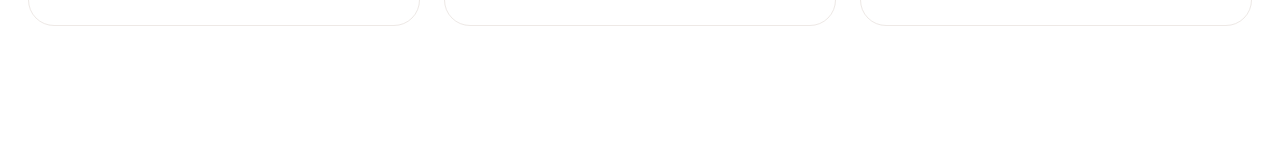
<file: kak-krasivo-concept/index.html>
<!doctype html>
<html lang="ru">
<head>
  <meta charset="utf-8">
  <meta name="viewport" content="width=device-width, initial-scale=1">
  <meta name="theme-color" content="#f9f7f5">
  <meta name="description" content="Как красиво — студия маникюра и педикюра в Краснодаре. Аккуратная работа, красивые формы и внимание к каждой детали.">
  <title>Как красиво — маникюр и педикюр в Краснодаре</title>
  <link rel="icon" type="image/svg+xml" href="data:image/svg+xml,%3Csvg xmlns='http://www.w3.org/2000/svg' viewBox='0 0 64 64'%3E%3Crect width='64' height='64' rx='18' fill='%23cf285f'/%3E%3Cpath d='M17 18v28m2-14 13-14m-13 14 14 14m3-28v28m2-14 12-14M38 32l13 14' fill='none' stroke='white' stroke-width='5' stroke-linecap='round' stroke-linejoin='round'/%3E%3C/svg%3E">
  <link rel="stylesheet" href="assets/styles.css">
  <script defer src="assets/app.js"></script>
</head>
<body>
  <div class="page-shell">
    <section class="hero" aria-labelledby="hero-title">
      <header class="site-header">
        <a class="brand" href="#top" aria-label="Как красиво — на начало страницы"><img src="assets/logo.png" alt="Как красиво — маникюр и педикюр" width="238" height="84"></a>
        <nav class="header-actions" aria-label="Основная навигация">
          <a class="nav-link" href="#services">Услуги</a>
          <button class="button button--small button--dark" type="button" data-book>Записаться</button>
        </nav>
      </header>

      <div class="hero-grid" id="top">
        <div class="hero-copy">
          <div class="eyebrow"><span class="eyebrow-line"></span> Студия маникюра и педикюра</div>
          <h1 id="hero-title">Маникюр, <em>который</em> хочется рассматривать<span class="headline-dot">.</span></h1>
          <p class="hero-description">Маникюр и педикюр в студии “Как красиво” — аккуратная работа, красивые формы и внимание к каждой детали.</p>
          <button class="button button--primary hero-cta" type="button" data-book>Записаться</button>

          <div class="hero-meta">
            <div class="rating" aria-label="Рейтинг 5 из 5 на основе 56 оценок">
              <div class="rating-stars" aria-hidden="true">★★★★★</div>
              <div><strong>5.0</strong><span>56 оценок</span></div>
            </div>
            <div class="meta-divider" aria-hidden="true"></div>
            <div class="address"><strong>Краснодар, ул. Московская, 31</strong><span>20 офис · 4 этаж</span></div>
          </div>
        </div>

        <div class="hero-visual">
          <div class="hero-photo-frame"><img src="assets/hero.png" alt="Нежный маникюр с глянцевым покрытием" width="464" height="545" fetchpriority="high"></div>
        </div>
      </div>
    </section>

    <section class="services" id="services" aria-labelledby="services-title">
      <div class="section-heading">
        <div><p class="section-kicker">Выберите своё</p><h2 id="services-title">Наши услуги<span class="headline-dot">.</span></h2></div>
        <p>Продуманные процедуры для красоты ваших рук и ног.</p>
      </div>
      <div class="service-grid">
        <article class="service-card">
          <div class="service-image"><img src="assets/manicure.png" alt="Яркий розовый маникюр с гель-лаком" loading="lazy" width="300" height="400"><span class="service-number">01</span></div>
          <div class="service-body"><h3>Комбинированный маникюр + гель-лак</h3><p>Аккуратная обработка ногтей и кутикулы с однотонным покрытием гель-лаком.</p><div class="service-bottom"><strong class="service-price">от 1 100 ₽</strong><div class="service-actions"><button class="button button--card" type="button" data-book="manicure">Записаться</button><button class="details-button" type="button" data-details="manicure">Подробнее</button></div></div></div>
        </article>
        <article class="service-card">
          <div class="service-image"><img src="assets/pedicure.png" alt="Педикюр с нежно-розовым покрытием" loading="lazy" width="303" height="303"><span class="service-number">02</span></div>
          <div class="service-body"><h3>Комбинированный педикюр + гель-лак</h3><p>Придание формы ногтям, обработка пальцев и покрытие гель-лаком.</p><div class="service-bottom"><strong class="service-price">от 1 500 ₽</strong><div class="service-actions"><button class="button button--card" type="button" data-book="pedicure">Записаться</button><button class="details-button" type="button" data-details="pedicure">Подробнее</button></div></div></div>
        </article>
        <article class="service-card">
          <div class="service-image"><img src="assets/french.png" alt="Французский маникюр с тонкой линией улыбки" loading="lazy" width="304" height="380"><span class="service-number">03</span></div>
          <div class="service-body"><h3>Французский маникюр</h3><p>Классический френч с аккуратной линией улыбки.</p><div class="service-bottom"><strong class="service-price service-price--addon">+300 ₽ <small>к основному прайсу</small></strong><div class="service-actions"><button class="button button--card" type="button" data-book="french">Записаться</button><button class="details-button" type="button" data-details="french">Подробнее</button></div></div></div>
        </article>
      </div>
    </section>
  </div>

  <dialog class="modal" id="details-modal" aria-labelledby="modal-title">
    <button class="modal-close" type="button" aria-label="Закрыть подробности" data-close>×</button>
    <div class="modal-grid"><div class="modal-image"><img id="modal-photo" src="assets/manicure.png" alt=""></div><div class="modal-content"><p class="modal-kicker">Услуга студии</p><h2 id="modal-title"></h2><p id="modal-description"></p><div class="modal-price-block"><span>Стоимость</span><div id="modal-prices"></div></div><button class="button button--primary modal-book" type="button" data-modal-book>Записаться</button></div></div>
  </dialog>

  <dialog class="booking-modal" id="booking-modal" aria-labelledby="booking-title">
    <button class="modal-close" type="button" aria-label="Закрыть окно записи" data-close>×</button>
    <p class="modal-kicker">Как красиво</p><h2 id="booking-title">Запись в студию</h2><p id="booking-service"></p><p class="booking-message">Онлайн-запись появится после подключения сервиса салона. Пока вы можете найти студию по адресу:</p><div class="booking-address"><strong>Краснодар, ул. Московская, 31</strong><span>20 офис · 4 этаж</span></div>
  </dialog>
</body>
</html>
</file>
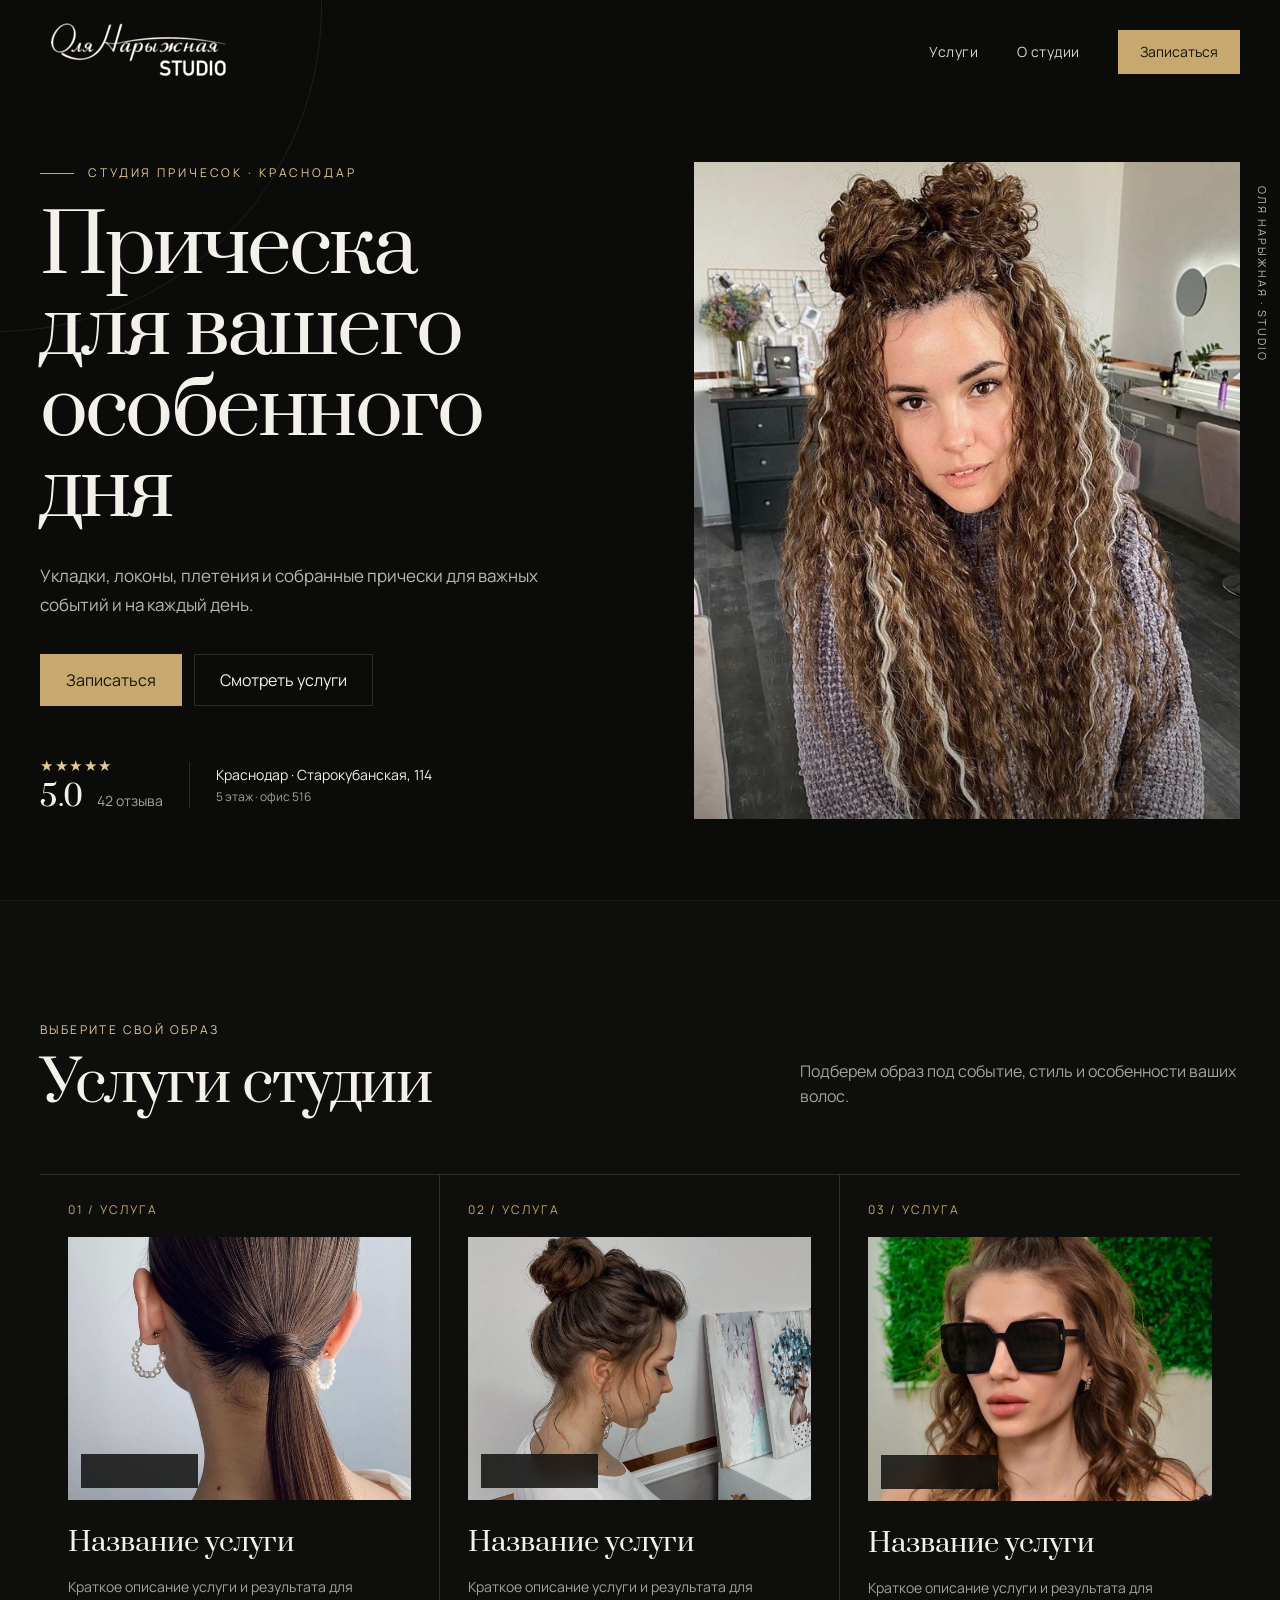
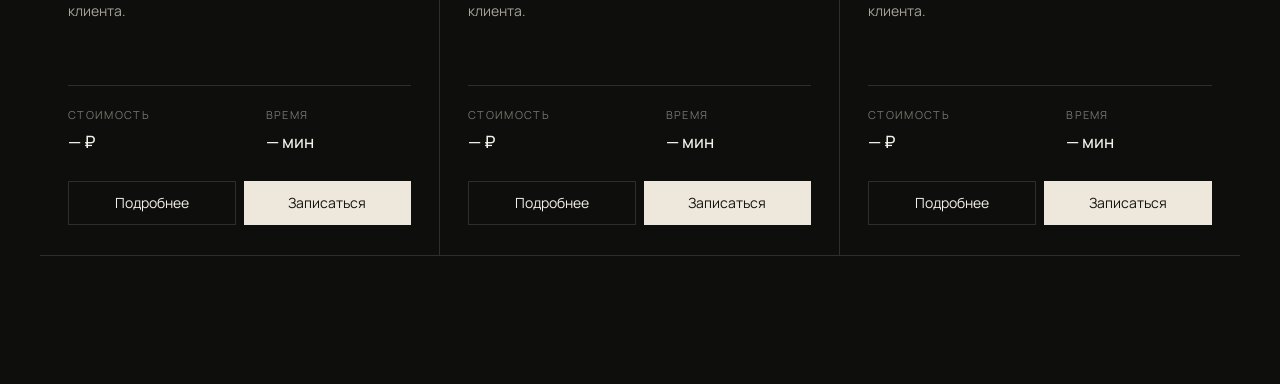
<file: studio-olya-concept/index.html>
<!doctype html>
<html lang="ru">
<head>
  <meta charset="utf-8">
  <meta name="viewport" content="width=device-width, initial-scale=1">
  <meta name="theme-color" content="#0b0b0a">
  <meta name="description" content="Студия причесок Оли Нарыжной в Краснодаре — укладки, локоны, плетения и собранные прически.">
  <title>Студия Оли Нарыжной — прически в Краснодаре</title>
  <link rel="preconnect" href="https://fonts.googleapis.com">
  <link rel="preconnect" href="https://fonts.gstatic.com" crossorigin>
  <link href="https://fonts.googleapis.com/css2?family=Manrope:wght@400;500;600&family=Prata&display=swap" rel="stylesheet">
  <link rel="icon" type="image/svg+xml" href="data:image/svg+xml,%3Csvg xmlns='http://www.w3.org/2000/svg' viewBox='0 0 32 32'%3E%3Crect width='32' height='32' rx='16' fill='%230b0b0a'/%3E%3Cpath d='M8 20c7-1 7-12 13-10 5 2-1 11-7 11-4 0-6-3-4-6' fill='none' stroke='%23c7a86f' stroke-width='1.4' stroke-linecap='round'/%3E%3C/svg%3E">
  <style>
    :root{--bg:#0b0b0a;--panel:#11110f;--panel2:#171613;--text:#f4f1eb;--muted:#a7a39b;--line:rgba(244,241,235,.14);--gold:#c7a86f;--gold2:#e3c995;--serif:"Prata",Georgia,serif;--sans:"Manrope",Arial,sans-serif}
    *{box-sizing:border-box}html{scroll-behavior:smooth}body{margin:0;background:var(--bg);color:var(--text);font-family:var(--sans);font-size:16px;line-height:1.55;overflow-x:hidden}body.panel-open{overflow:hidden}a{color:inherit;text-decoration:none}button{font:inherit;color:inherit}.shell{width:min(1360px,calc(100% - 80px));margin:auto}
    .header{position:absolute;inset:0 0 auto;z-index:10;height:104px;display:flex;align-items:center}.nav{display:flex;align-items:center;justify-content:space-between}.logo{width:210px;height:63px;overflow:hidden;display:block;background:var(--bg);isolation:isolate}.logo img{width:210px;height:420px;object-fit:cover;object-position:center 50%;transform:translateY(-178px);filter:sepia(.18) brightness(1.08) contrast(1.15);mix-blend-mode:lighten}.nav-right{display:flex;align-items:center;gap:38px}.nav-link{font-size:14px;letter-spacing:.04em;color:#d9d5ce;transition:color .25s}.nav-link:hover{color:var(--gold2)}
    .btn{min-height:52px;border:1px solid transparent;padding:0 25px;display:inline-flex;align-items:center;justify-content:center;gap:10px;background:transparent;cursor:pointer;transition:background .28s,border-color .28s,color .28s,transform .28s}.btn:hover{transform:translateY(-2px)}.btn-primary{background:var(--gold);color:#15130f}.btn-primary:hover{background:var(--gold2)}.btn-secondary{border-color:var(--line);color:var(--text)}.btn-secondary:hover{border-color:rgba(244,241,235,.42);background:rgba(255,255,255,.035)}.btn-small{min-height:44px;padding:0 20px;font-size:14px}.menu-cta{min-height:44px;padding-inline:21px}
    .hero{min-height:100svh;padding:128px 0 48px;display:flex;align-items:center;position:relative}.hero:before{content:"";position:absolute;width:650px;height:650px;border:1px solid rgba(199,168,111,.12);border-radius:50%;left:-330px;top:-320px;pointer-events:none}.hero-grid{display:grid;grid-template-columns:minmax(0,.93fr) minmax(480px,1.07fr);gap:clamp(48px,7vw,112px);align-items:center}.eyebrow{font-size:12px;letter-spacing:.24em;color:var(--gold2);text-transform:uppercase;margin:0 0 26px;display:flex;align-items:center;gap:14px}.eyebrow:before{content:"";width:34px;height:1px;background:var(--gold)}h1{font:400 clamp(54px,6.2vw,96px)/1.02 var(--serif);letter-spacing:-.035em;margin:0;max-width:760px}.hero-copy{font-size:17px;line-height:1.7;color:#bbb7af;max-width:590px;margin:30px 0 34px}.actions{display:flex;gap:12px;flex-wrap:wrap}.trust{display:grid;grid-template-columns:auto 1px minmax(0,1fr);gap:26px;align-items:center;margin-top:48px;width:max-content;max-width:100%}.trust-line{width:1px;height:46px;background:var(--line)}.rating{display:grid;grid-template-columns:auto auto;column-gap:12px;align-items:baseline}.stars{grid-column:1/-1;color:var(--gold2);letter-spacing:.1em;font-size:13px}.score{font:400 25px var(--serif)}.reviews,.address small{color:var(--muted);font-size:12px}.address{font-size:14px;line-height:1.45}.address small{display:block;margin-top:3px}
    .visual{position:relative;height:min(73vh,780px);min-height:570px;animation:reveal 1.1s cubic-bezier(.2,.8,.2,1) both}.photo-frame{position:absolute;inset:0 0 0 8%;overflow:hidden;background:#201b17}.photo-frame:after{content:"";position:absolute;inset:0;background:linear-gradient(180deg,rgba(7,7,6,.03),transparent 60%,rgba(7,7,6,.35))}.photo-frame img{width:100%;height:100%;object-fit:cover;object-position:50% 32%;transition:transform 1.2s cubic-bezier(.2,.8,.2,1);display:block}.photo-frame:hover img{transform:scale(1.035)}.photo-index{position:absolute;top:24px;right:-31px;z-index:2;font-size:11px;letter-spacing:.18em;color:#bbb7af;writing-mode:vertical-rl}
    .services{padding:120px 0 128px;background:#0e0e0c;border-top:1px solid rgba(255,255,255,.055)}.section-head{display:flex;justify-content:space-between;align-items:end;gap:50px;margin-bottom:58px}.section-kicker{color:var(--gold2);font-size:12px;letter-spacing:.2em;text-transform:uppercase;margin-bottom:13px}.section-title{font:400 clamp(42px,4.5vw,68px)/1.1 var(--serif);letter-spacing:-.025em;margin:0}.section-copy{color:var(--muted);font-size:16px;max-width:440px;margin:0 0 7px}.cards{display:grid;grid-template-columns:repeat(3,1fr);border-top:1px solid var(--line);border-bottom:1px solid var(--line)}.card{position:relative;padding:26px 28px 30px;min-height:680px;display:flex;flex-direction:column;border-right:1px solid var(--line);transition:background .35s,transform .35s}.card:last-child{border-right:0}.card:hover{background:#151410;transform:translateY(-6px)}.card-no{color:var(--gold);font-size:12px;letter-spacing:.18em;margin-bottom:17px}.card-photo{position:relative;aspect-ratio:1.3;margin:0 0 27px;overflow:hidden;background:#22201d}.card-photo img{width:100%;height:100%;display:block;object-fit:cover;object-position:50% 36%;transition:transform .6s ease}.card:hover .card-photo img{transform:scale(1.035)}.card-photo figcaption{position:absolute;bottom:13px;left:13px;padding:7px 11px;background:rgba(11,11,10,.82);border:1px solid rgba(244,241,235,.18);backdrop-filter:blur(8px);color:#f4f1eb;font-size:11px;letter-spacing:.12em;text-transform:uppercase}.card:nth-child(3) .card-photo img{object-position:50% 30%}.card h3{font:400 27px/1.2 var(--serif);margin:0 0 15px}.card-desc{color:var(--muted);font-size:14px;line-height:1.7;margin:0 0 28px}.facts{margin-top:auto;border-top:1px solid var(--line);padding-top:20px;display:grid;grid-template-columns:1.25fr 1fr;gap:16px}.fact span{display:block;color:#77746e;font-size:11px;text-transform:uppercase;letter-spacing:.12em;margin-bottom:6px}.fact strong{font-weight:500;font-size:17px}.card-actions{display:flex;gap:8px;margin-top:26px}.card-actions .btn{flex:1;padding-inline:12px}.card .btn-primary{background:#eee8dc}.card .btn-primary:hover{background:var(--gold2)}
    .sheet-wrap{position:fixed;inset:0;z-index:50;visibility:hidden;transition:visibility .4s}.sheet-wrap.open{visibility:visible}.scrim{position:absolute;inset:0;background:rgba(0,0,0,.66);backdrop-filter:blur(4px);opacity:0;transition:opacity .4s}.open .scrim{opacity:1}.sheet{position:absolute;right:0;top:0;bottom:0;width:min(570px,100%);background:#141310;border-left:1px solid var(--line);padding:40px clamp(28px,5vw,64px);transform:translateX(100%);transition:transform .48s cubic-bezier(.22,.8,.2,1);overflow:auto}.open .sheet{transform:none}.sheet-top{display:flex;justify-content:space-between;align-items:center;margin-bottom:64px}.sheet-mark{color:var(--gold2);font-size:11px;letter-spacing:.18em;text-transform:uppercase}.close{width:44px;height:44px;border:1px solid var(--line);border-radius:50%;background:transparent;cursor:pointer;position:relative}.close:before,.close:after{content:"";position:absolute;left:13px;top:21px;width:17px;height:1px;background:currentColor;transform:rotate(45deg)}.close:after{transform:rotate(-45deg)}.close:hover{border-color:var(--gold);color:var(--gold2)}.sheet h2{font:400 clamp(38px,5vw,56px)/1.1 var(--serif);margin:0 0 44px}.detail{padding:22px 0;border-top:1px solid var(--line)}.detail h4{font-size:11px;color:var(--gold2);text-transform:uppercase;letter-spacing:.17em;margin:0 0 9px}.detail p{color:#c0bcb4;margin:0;font-size:14px;line-height:1.7}.sheet-meta{display:grid;grid-template-columns:1fr 1fr;border-top:1px solid var(--line);border-bottom:1px solid var(--line);margin:12px 0 32px}.sheet-meta .detail{border:0}.sheet-meta .detail+ .detail{border-left:1px solid var(--line);padding-left:25px}.sheet .btn-primary{width:100%}
    .toast{position:fixed;left:50%;bottom:28px;z-index:80;transform:translate(-50%,25px);padding:14px 20px;background:#eee8dc;color:#171510;font-size:14px;opacity:0;pointer-events:none;transition:.35s}.toast.show{opacity:1;transform:translate(-50%,0)}
    .reveal{opacity:0;transform:translateY(24px);transition:opacity .8s ease,transform .8s ease}.reveal.visible{opacity:1;transform:none}@keyframes reveal{from{opacity:0;transform:translateY(28px) scale(.985)}to{opacity:1;transform:none}}@media(prefers-reduced-motion:reduce){html{scroll-behavior:auto}*,*:before,*:after{animation-duration:.01ms!important;animation-iteration-count:1!important;transition-duration:.01ms!important}.reveal{opacity:1;transform:none}}
    @media(max-width:980px){.shell{width:min(100% - 40px,760px)}.header{height:84px}.nav-link{display:none}.nav-right{gap:10px}.logo{width:170px;height:54px}.logo img{width:170px;height:340px;transform:translateY(-143px)}.hero{min-height:auto;padding:104px 0 72px}.hero-grid{grid-template-columns:1fr;gap:38px}.hero-copy{margin:22px 0 26px}.trust{margin-top:30px}.visual{height:68svh;min-height:510px}.photo-frame{inset:0 0 0 6%}.section-head{display:block}.section-copy{margin-top:20px}.cards{grid-template-columns:1fr}.card{border-right:0;border-bottom:1px solid var(--line);min-height:0}.card-photo{aspect-ratio:1.6}.card:last-child{border-bottom:0}}
    @media(max-width:560px){.shell{width:calc(100% - 32px)}.header{height:76px}.logo{width:142px;height:48px}.logo img{width:142px;height:284px;transform:translateY(-119px)}.menu-cta{min-height:40px;padding:0 14px;font-size:12px}.hero{padding:91px 0 58px}.hero-grid{gap:29px}.eyebrow{font-size:10px;letter-spacing:.16em;margin-bottom:17px}h1{font-size:clamp(43px,12.8vw,58px);line-height:1.04}.hero-copy{font-size:15px;line-height:1.62;margin:18px 0 23px}.actions{display:grid;grid-template-columns:1fr 1fr}.btn{min-height:49px;padding:0 13px;font-size:13px}.trust{width:100%;grid-template-columns:auto 1px 1fr;gap:15px;margin-top:25px}.trust-line{height:42px}.score{font-size:22px}.address{font-size:12px}.address small{font-size:10px}.visual{height:52svh;min-height:390px}.photo-frame{inset:0}.photo-frame img{object-position:50% 27%}.photo-index{display:none}.services{padding:76px 0 82px}.section-head{margin-bottom:38px}.section-title{font-size:42px}.section-copy{font-size:14px;line-height:1.65}.card{padding:25px 18px 27px;min-height:0}.card-photo{aspect-ratio:1.18;margin-bottom:22px}.card-no{margin-bottom:14px}.card h3{font-size:25px}.card-actions .btn{font-size:12px}.sheet{padding:24px 20px 28px}.sheet-top{margin-bottom:36px}.sheet h2{margin-bottom:28px;font-size:38px}.sheet-meta{margin-bottom:24px}}
    .rating{column-gap:14px}.stars{font-size:15px}.score{font-size:29px}.reviews{font-size:14px}
    @media(max-width:560px){.trust{gap:12px}.score{font-size:25px}.reviews{font-size:13.5px}}
  </style>
</head>
<body>
  <header class="header"><div class="shell nav"><a class="logo" href="#top" aria-label="Студия Оли Нарыжной — наверх"><img src="assets/logo.png" alt="Оля Нарыжная Studio"></a><nav class="nav-right" aria-label="Главная навигация"><a class="nav-link" href="#services">Услуги</a><a class="nav-link" href="#top">О студии</a><button class="btn btn-primary btn-small menu-cta js-book">Записаться</button></nav></div></header>
  <main>
    <section class="hero" id="top"><div class="shell hero-grid"><div class="hero-content reveal"><p class="eyebrow">Студия причесок · Краснодар</p><h1>Прическа для вашего особенного дня</h1><p class="hero-copy">Укладки, локоны, плетения и собранные прически для важных событий и на каждый день.</p><div class="actions"><button class="btn btn-primary js-book">Записаться</button><a class="btn btn-secondary" href="#services">Смотреть услуги</a></div><div class="trust" aria-label="Рейтинг и адрес студии"><div class="rating"><span class="stars" aria-label="5 звезд">★★★★★</span><span class="score">5.0</span><span class="reviews">42 отзыва</span></div><span class="trust-line" aria-hidden="true"></span><div class="address">Краснодар · Старокубанская, 114<small>5 этаж · офис 516</small></div></div></div><div class="visual"><div class="photo-frame"><img src="assets/hero.png" alt="Работа студии: длинные кудрявые волосы" fetchpriority="high"></div><span class="photo-index">ОЛЯ НАРЫЖНАЯ · STUDIO</span></div></div></section>
    <section class="services" id="services"><div class="shell"><div class="section-head reveal"><div><div class="section-kicker">Выберите свой образ</div><h2 class="section-title">Услуги студии</h2></div><p class="section-copy">Подберем образ под событие, стиль и особенности ваших волос.</p></div><div class="cards reveal">
      <article class="card"><span class="card-no">01 / УСЛУГА</span><figure class="card-photo"><img src="assets/service-01.png" alt="Пример работы: гладкий низкий хвост" loading="lazy"><figcaption>Пример фото</figcaption></figure><h3>Название услуги</h3><p class="card-desc">Краткое описание услуги и результата для клиента.</p><div class="facts"><div class="fact"><span>Стоимость</span><strong>— ₽</strong></div><div class="fact"><span>Время</span><strong>— мин</strong></div></div><div class="card-actions"><button class="btn btn-secondary btn-small js-detail">Подробнее</button><button class="btn btn-primary btn-small js-book">Записаться</button></div></article>
      <article class="card"><span class="card-no">02 / УСЛУГА</span><figure class="card-photo"><img src="assets/service-02.png" alt="Пример работы: собранные волосы" loading="lazy"><figcaption>Пример фото</figcaption></figure><h3>Название услуги</h3><p class="card-desc">Краткое описание услуги и результата для клиента.</p><div class="facts"><div class="fact"><span>Стоимость</span><strong>— ₽</strong></div><div class="fact"><span>Время</span><strong>— мин</strong></div></div><div class="card-actions"><button class="btn btn-secondary btn-small js-detail">Подробнее</button><button class="btn btn-primary btn-small js-book">Записаться</button></div></article>
      <article class="card"><span class="card-no">03 / УСЛУГА</span><figure class="card-photo"><img src="assets/service-03.png" alt="Пример работы: волнистые волосы" loading="lazy"><figcaption>Пример фото</figcaption></figure><h3>Название услуги</h3><p class="card-desc">Краткое описание услуги и результата для клиента.</p><div class="facts"><div class="fact"><span>Стоимость</span><strong>— ₽</strong></div><div class="fact"><span>Время</span><strong>— мин</strong></div></div><div class="card-actions"><button class="btn btn-secondary btn-small js-detail">Подробнее</button><button class="btn btn-primary btn-small js-book">Записаться</button></div></article>
    </div></div></section>
  </main>
  <div class="sheet-wrap" id="detailSheet" aria-hidden="true"><div class="scrim" data-close></div><aside class="sheet" role="dialog" aria-modal="true" aria-labelledby="sheetTitle"><div class="sheet-top"><span class="sheet-mark">Подробности услуги</span><button class="close" aria-label="Закрыть" data-close></button></div><h2 id="sheetTitle">Название услуги</h2><div class="detail"><h4>Описание</h4><p>Тут будет подробное описание услуги и результата.</p></div><div class="detail"><h4>Для кого</h4><p>Тут будет информация о том, кому подойдет услуга.</p></div><div class="detail"><h4>Как проходит</h4><p>Тут будет описание процесса оказания услуги.</p></div><div class="sheet-meta"><div class="detail"><h4>Время</h4><p>— минут</p></div><div class="detail"><h4>Стоимость</h4><p>— ₽</p></div></div><button class="btn btn-primary js-book">Записаться</button></aside></div>
  <div class="toast" role="status" aria-live="polite">Онлайн-запись будет подключена на следующем этапе</div>
  <script>
    const sheet=document.querySelector('#detailSheet'),openers=document.querySelectorAll('.js-detail'),closeEls=document.querySelectorAll('[data-close]'),toast=document.querySelector('.toast');let previousFocus;
    function openSheet(e){previousFocus=e.currentTarget;sheet.classList.add('open');sheet.setAttribute('aria-hidden','false');document.body.classList.add('panel-open');setTimeout(()=>sheet.querySelector('.close').focus(),80)}
    function closeSheet(){sheet.classList.remove('open');sheet.setAttribute('aria-hidden','true');document.body.classList.remove('panel-open');previousFocus?.focus()}
    openers.forEach(el=>el.addEventListener('click',openSheet));closeEls.forEach(el=>el.addEventListener('click',closeSheet));
    document.addEventListener('keydown',e=>{if(e.key==='Escape'&&sheet.classList.contains('open'))closeSheet()});
    document.querySelectorAll('.js-book').forEach(el=>el.addEventListener('click',()=>{if(sheet.classList.contains('open'))closeSheet();toast.classList.add('show');clearTimeout(window.toastTimer);window.toastTimer=setTimeout(()=>toast.classList.remove('show'),2600)}));
    const observer=new IntersectionObserver(entries=>entries.forEach(entry=>{if(entry.isIntersecting){entry.target.classList.add('visible');observer.unobserve(entry.target)}}),{threshold:.14});document.querySelectorAll('.reveal').forEach(el=>observer.observe(el));
  </script>
</body>
</html>
</file>
<file: concept-neo/styles.css>
:root{--ink:#0b2225;--deep:#102d30;--water:#185458;--mist:#bed1ce;--pearl:#f1f4ee;--ivory:#fbfbf8;--muted:#9dacad;--line:rgba(207,226,221,.2);--serif:"Playfair Display",Georgia,serif;--sans:Manrope,Arial,sans-serif}*{box-sizing:border-box}html{scroll-behavior:smooth}body{margin:0;background:var(--ivory);color:var(--ink);font-family:var(--sans);overflow-x:hidden}a{text-decoration:none;color:inherit}button{font:inherit}.site-header{position:fixed;z-index:20;top:0;left:0;width:100%;height:92px;padding:18px clamp(22px,4.2vw,72px);display:flex;align-items:center;justify-content:space-between;color:var(--pearl);transition:.35s ease}.site-header.is-scrolled{height:72px;background:rgba(10,31,34,.76);backdrop-filter:blur(18px);border-bottom:1px solid var(--line)}.brand{width:74px;height:46px;display:flex;align-items:center;overflow:hidden;border-radius:5px}.brand img{width:100%;height:100%;object-fit:cover}.main-nav{display:flex;gap:30px;margin-left:auto;margin-right:clamp(22px,4vw,65px);font-size:12px;letter-spacing:.04em}.main-nav a{opacity:.72;transition:opacity .2s}.main-nav a:hover{opacity:1}.button{min-height:52px;display:inline-flex;align-items:center;justify-content:center;gap:18px;padding:0 22px;border:1px solid rgba(241,244,238,.35);border-radius:999px;font-size:12px;font-weight:600;letter-spacing:.02em;white-space:nowrap;transition:transform .25s,background .25s,border-color .25s}.button:hover{transform:translateY(-2px)}.button--solid{background:var(--pearl);border-color:var(--pearl);color:var(--ink)}.button--solid:hover{background:#fff}.button--ghost{color:var(--pearl)}.button--ghost:hover{background:rgba(241,244,238,.1)}.button--small{min-height:44px;padding:0 18px}.hero{position:relative;min-height:98svh;overflow:hidden;background:linear-gradient(121deg,#081e21 0%,#12393a 63%,#0c292d 100%);color:var(--pearl);padding:clamp(138px,18vh,205px) clamp(22px,7.8vw,135px) 56px;isolation:isolate}.hero:before{content:"";position:absolute;inset:0;background:repeating-radial-gradient(ellipse at 75% 5%,transparent 0 28px,rgba(198,235,226,.035) 29px 30px,transparent 31px 60px);opacity:.8;z-index:-1}.hero__glow{position:absolute;pointer-events:none;filter:blur(35px);border-radius:50%;opacity:.6;z-index:-1}.hero__glow--one{width:48vw;height:28vw;right:-10vw;top:33%;background:rgba(126,197,190,.16)}.hero__glow--two{width:23vw;height:26vw;left:-9vw;bottom:-13vw;background:rgba(146,204,205,.1)}.hero__content{position:relative;z-index:1;width:min(600px,48%);animation:fade-up .9s both}.eyebrow{display:flex;align-items:center;gap:10px;margin:0 0 24px;color:#b9cecb;font-size:10px;font-weight:700;letter-spacing:.16em;text-transform:uppercase}.eyebrow span{width:25px;height:1px;background:currentColor}.hero h1{margin:0;font-family:var(--serif);font-size:clamp(48px,5.45vw,96px);font-weight:500;letter-spacing:-.065em;line-height:.92}.hero h1 em,.services h2 em{font-weight:500;color:#a8d1ca}.hero__lead{max-width:380px;margin:30px 0 33px;color:#c4d1d0;font-size:14px;line-height:1.7}.hero__actions{display:flex;flex-wrap:wrap;gap:10px}.hero__visual{position:absolute;right:5.4vw;top:16.5%;width:clamp(340px,40vw,650px);height:min(65vh,670px);animation:reveal-image 1.1s .2s both}.hero__image-wrap{position:absolute;inset:0;overflow:hidden;border-radius:48% 48% 4px 4px / 22% 22% 4px 4px;background:#1f393b;box-shadow:0 35px 65px rgba(0,10,13,.2)}.hero__image-wrap:after{content:"";position:absolute;inset:0;background:linear-gradient(160deg,rgba(14,53,53,.1),transparent 43%,rgba(9,31,34,.25))}.hero__image-wrap img{width:100%;height:100%;object-fit:cover;object-position:54% center;transform:scale(1.03);animation:photo-breathe 12s ease-in-out infinite}.hero__visual-caption{position:absolute;right:-26px;bottom:54px;z-index:1;margin:0;display:flex;align-items:center;gap:8px;writing-mode:vertical-rl;font-size:9px;letter-spacing:.14em;text-transform:uppercase;color:#d4e1df}.hero__visual-caption span{font-size:10px;color:#84aaa4}.water-line{position:absolute;border:1px solid rgba(202,231,222,.33);border-radius:50%;transform:rotate(-18deg)}.water-line--hero{height:31%;width:62%;bottom:-7%;left:-13%}.hero__notes{position:absolute;display:flex;gap:clamp(18px,3.5vw,58px);left:clamp(22px,7.8vw,135px);bottom:46px;margin:0}.hero__notes div{display:flex;gap:9px;align-items:flex-start}.hero__notes dt{font-size:10px;color:#88a7a3}.hero__notes dd{margin:0;font-size:10px;line-height:1.5;color:#c6d1cf}.scroll-cue{position:absolute;bottom:50px;right:clamp(32px,4.8vw,78px);display:flex;align-items:center;gap:12px;color:#b4c9c5;font-size:9px;letter-spacing:.13em;text-transform:uppercase}.scroll-cue i{position:relative;display:block;width:40px;height:1px;background:#89a9a4}.scroll-cue i:after{content:"";position:absolute;right:0;top:-3px;width:7px;height:7px;border-right:1px solid #89a9a4;border-bottom:1px solid #89a9a4;transform:rotate(-45deg)}.services{position:relative;padding:clamp(94px,11vw,170px) clamp(22px,7.8vw,135px) 105px;background:var(--ivory);overflow:hidden}.services:before{content:"";position:absolute;width:46vw;aspect-ratio:1;right:-19vw;top:11%;border:1px solid rgba(29,86,87,.11);border-radius:48% 52% 56% 44% / 52% 43% 57% 48%;transform:rotate(25deg)}.services__head{position:relative;z-index:1;display:grid;grid-template-columns:minmax(150px,.7fr) 2fr;gap:40px;margin-bottom:61px}.services__head .eyebrow{padding-top:18px;color:#4b7978}.services h2{margin:0;color:var(--ink);font-family:var(--serif);font-size:clamp(48px,5vw,78px);font-weight:500;line-height:.95;letter-spacing:-.065em}.services__head div p{max-width:355px;margin:17px 0 0;color:#576d6e;font-size:13px;line-height:1.65}.services__grid{position:relative;z-index:1;display:grid;grid-template-columns:repeat(3,minmax(0,1fr));gap:18px}.service-card{display:flex;flex-direction:column;min-width:0;overflow:hidden;background:#fff;border:1px solid rgba(24,84,88,.12);border-radius:4px;transition:transform .35s ease,border-color .35s,box-shadow .35s}.service-card:hover{transform:translateY(-7px);border-color:rgba(30,112,112,.45);box-shadow:0 18px 45px rgba(25,54,55,.09)}.service-card__image{position:relative;display:block;aspect-ratio:1.15;overflow:hidden;background:#163c3e}.service-card__image:after{content:"";position:absolute;inset:0;background:linear-gradient(180deg,transparent 50%,rgba(5,22,22,.22))}.service-card__image img{width:100%;height:100%;object-fit:cover;transition:transform .8s cubic-bezier(.2,.7,.2,1)}.service-card:hover img{transform:scale(1.045)}.service-card:nth-child(1) img{object-position:center 50%}.service-card:nth-child(2) img{object-position:center 55%}.service-card:nth-child(3) img{object-position:center 54%}.service-card:nth-child(4) img{object-position:center 52%}.service-card:nth-child(5) img{object-position:center 46%}.service-card:nth-child(6) img{object-position:center 53%}.service-card__index{position:absolute;z-index:1;top:17px;right:17px;display:grid;place-items:center;width:29px;height:29px;border:1px solid rgba(255,255,255,.5);border-radius:50%;color:#fff;font-size:9px;backdrop-filter:blur(7px)}.service-card__body{display:flex;flex:1;flex-direction:column;padding:21px 21px 20px}.service-card__category{margin:0 0 12px;color:#56807f;font-size:9px;font-weight:700;letter-spacing:.13em;text-transform:uppercase}.service-card h3{margin:0;color:#143134;font-family:var(--serif);font-size:clamp(22px,2.05vw,31px);font-weight:500;line-height:1.03;letter-spacing:-.045em}.service-card__description{min-height:40px;margin:15px 0 19px;color:#617172;font-size:11px;line-height:1.55}.service-card__meta{display:flex;justify-content:space-between;gap:8px;padding:13px 0;border-top:1px solid #e3e8e3;border-bottom:1px solid #e3e8e3;font-size:11px;color:#3d5556}.service-card__meta strong{font-weight:700;color:#133f41}.service-card__actions{display:grid;grid-template-columns:1fr 1.25fr;gap:8px;margin-top:17px}.card-button{min-height:43px;border:1px solid #ccd8d4;background:transparent;border-radius:999px;color:#234647;cursor:pointer;font-size:10px;font-weight:700;letter-spacing:.01em;transition:.2s}.card-button:hover{border-color:#2f6d6e;background:#eff5f1}.card-button--book{background:var(--deep);border-color:var(--deep);color:#fff}.card-button--book:hover{background:#205052;border-color:#205052}.modal{position:fixed;z-index:50;inset:0;display:grid;justify-items:end;visibility:hidden;transition:visibility 0s .45s}.modal.is-open{visibility:visible;transition-delay:0}.modal__backdrop{position:absolute;inset:0;border:0;background:rgba(3,17,19,.64);backdrop-filter:blur(5px);opacity:0;cursor:pointer;transition:opacity .45s}.modal.is-open .modal__backdrop{opacity:1}.detail-panel{position:relative;display:flex;flex-direction:column;width:min(680px,100%);height:100%;background:#f7f8f4;box-shadow:-20px 0 70px rgba(0,0,0,.2);transform:translateX(105%);transition:transform .55s cubic-bezier(.2,.8,.2,1);overflow:hidden}.modal.is-open .detail-panel{transform:translateX(0)}.detail-panel__close{position:absolute;z-index:2;display:grid;place-items:center;right:22px;top:22px;width:44px;height:44px;border:1px solid rgba(255,255,255,.65);border-radius:50%;background:rgba(17,47,48,.24);color:#fff;backdrop-filter:blur(9px);cursor:pointer}.detail-panel__close span{position:absolute;width:15px;height:1px;background:#fff;transform:rotate(45deg)}.detail-panel__close span+span{transform:rotate(-45deg)}.detail-panel__scroll{flex:1;overflow-y:auto;overscroll-behavior:contain;padding-bottom:155px}.detail-hero{position:relative;height:320px;color:white;overflow:hidden;background:var(--deep)}.detail-hero:after{content:"";position:absolute;inset:0;background:linear-gradient(180deg,rgba(4,25,26,.15),rgba(4,25,26,.72))}.detail-hero img{width:100%;height:100%;object-fit:cover}.detail-hero__copy{position:absolute;z-index:1;left:36px;right:76px;bottom:31px}.detail-category{margin:0 0 9px;color:#cae0db;font-size:9px;font-weight:700;letter-spacing:.15em;text-transform:uppercase}.detail-hero h2{max-width:500px;margin:0;font-family:var(--serif);font-size:clamp(31px,3.2vw,48px);font-weight:500;line-height:.98;letter-spacing:-.05em}.detail-body{padding:37px 36px 16px}.detail-intro{margin:0 0 33px;color:#365052;font-family:var(--serif);font-size:21px;line-height:1.3}.detail-section{padding:23px 0;border-top:1px solid #d9e1dc}.detail-section h3{margin:0 0 14px;color:#2b5454;font-size:10px;font-weight:700;letter-spacing:.14em;text-transform:uppercase}.detail-section p{margin:0;color:#4d6364;font-size:13px;line-height:1.7}.detail-section ul{display:grid;gap:9px;margin:0;padding:0;list-style:none;color:#4d6364;font-size:13px;line-height:1.55}.detail-section li{position:relative;padding-left:19px}.detail-section li:before{content:"";position:absolute;left:0;top:.6em;width:6px;height:6px;border:1px solid #498080;border-radius:50%}.detail-facts{display:grid;grid-template-columns:1fr 1fr;gap:1px;margin-top:20px;background:#dce5df;border:1px solid #dce5df}.detail-facts div{padding:17px;background:#f7f8f4}.detail-facts span{display:block;margin-bottom:5px;color:#728383;font-size:9px;font-weight:700;letter-spacing:.12em;text-transform:uppercase}.detail-facts strong{color:#123639;font-family:var(--serif);font-size:22px;font-weight:500}.detail-panel__cta{position:absolute;z-index:3;bottom:0;left:0;width:100%;display:flex;align-items:center;gap:18px;padding:17px 36px;background:rgba(247,248,244,.94);border-top:1px solid #d9e1dc;backdrop-filter:blur(16px)}.detail-panel__cta p{flex:1;margin:0;color:#446061;font-size:10px;line-height:1.45}.detail-panel__cta strong{display:block;color:var(--ink);font-size:13px}.detail-panel__cta .button{min-height:50px;padding:0 19px}.reveal{opacity:0;transform:translateY(25px);transition:opacity .7s ease,transform .7s ease}.reveal.is-visible{opacity:1;transform:none}@keyframes fade-up{from{opacity:0;transform:translateY(22px)}to{opacity:1;transform:none}}@keyframes reveal-image{from{clip-path:inset(0 0 100% 0);transform:translateY(35px)}to{clip-path:inset(0 0 0 0);transform:none}}@keyframes photo-breathe{50%{transform:scale(1.08)}}
@media(max-width:900px){.hero{padding-left:6vw;padding-right:6vw}.hero__visual{right:3vw;width:44vw}.hero__notes{left:6vw}.services{padding-left:6vw;padding-right:6vw}.services__grid{grid-template-columns:repeat(2,minmax(0,1fr))}.service-card__image{aspect-ratio:1.35}.main-nav{gap:19px}.site-header{padding-left:6vw;padding-right:6vw}}
@media(max-width:650px){.site-header{height:70px;padding:12px 18px}.site-header.is-scrolled{height:62px}.brand{width:60px;height:38px}.main-nav{display:none}.button--small{min-height:38px;padding:0 13px;font-size:10px}.hero{min-height:100svh;padding:111px 22px 30px;display:flex;flex-direction:column}.hero__content{width:100%}.hero h1{font-size:clamp(46px,13.5vw,60px);line-height:.94}.hero__lead{max-width:330px;margin:22px 0 22px;font-size:12px;line-height:1.6}.hero__actions{gap:8px}.hero__actions .button{min-height:47px;padding:0 15px;font-size:10px;gap:11px}.hero__visual{position:relative;right:auto;top:auto;width:calc(100% - 8px);height:min(40svh,330px);margin:30px 0 0 8px;order:2}.hero__image-wrap{border-radius:46% 46% 3px 3px / 20% 20% 3px 3px}.hero__image-wrap img{object-position:54% center}.hero__visual-caption{right:-14px;bottom:23px;font-size:8px}.hero__notes{position:relative;left:auto;bottom:auto;order:3;margin-top:24px;justify-content:space-between;gap:0}.hero__notes div{gap:6px}.hero__notes dt,.hero__notes dd{font-size:8px}.scroll-cue{display:none}.services{padding:77px 18px 70px}.services__head{display:block;margin-bottom:37px}.services__head .eyebrow{padding:0;margin-bottom:20px}.services h2{font-size:52px}.services__head div p{margin-top:12px;font-size:12px}.services__grid{grid-template-columns:1fr;gap:14px}.service-card__image{aspect-ratio:1.35}.service-card__body{padding:19px}.service-card h3{font-size:29px}.service-card__description{min-height:0;margin:12px 0 17px}.detail-panel{width:100%;height:100%;transform:translateY(105%);border-radius:0}.modal.is-open .detail-panel{transform:translateY(0)}.detail-hero{height:276px}.detail-hero__copy{left:21px;right:64px;bottom:23px}.detail-hero h2{font-size:35px}.detail-body{padding:28px 21px 15px}.detail-intro{font-size:19px;margin-bottom:27px}.detail-panel__close{right:15px;top:15px;width:40px;height:40px}.detail-panel__cta{gap:10px;padding:12px 16px}.detail-panel__cta .button{flex:1;min-height:49px;padding:0 13px;font-size:10px}.detail-panel__cta p{font-size:9px}.detail-panel__cta strong{font-size:11px}.detail-panel__scroll{padding-bottom:133px}.detail-facts strong{font-size:19px}}
@media(prefers-reduced-motion:reduce){html{scroll-behavior:auto}*,*:before,*:after{animation-duration:.01ms!important;animation-iteration-count:1!important;transition-duration:.01ms!important}}

a:focus-visible,button:focus-visible{outline:2px solid #9ddad2;outline-offset:4px}

/* Стабильная линия действий независимо от длины текста в карточке. */
.service-card__actions{margin-top:auto;padding-top:17px}

/* Более мягкое появление detail-panel. */
.modal{transition:visibility 0s .65s}
.modal__backdrop{transition:opacity .6s ease}
.detail-panel{opacity:0;will-change:transform,opacity;transition:transform .72s cubic-bezier(.16,1,.3,1),opacity .34s ease}
.modal.is-open .detail-panel{opacity:1}
@media(max-width:650px){.detail-panel{transform:translateY(105%)}.modal.is-open .detail-panel{transform:translateY(0)}}

/* Уточнения композиции первого экрана и карточек услуг. */
.hero__lead{color:#d4dfdc}
.hero__rating{margin:-12px 0 26px;color:#b8cbc7;font-size:11px;letter-spacing:.01em}.hero__rating span{color:#9fcfc7;font-size:13px}
.service-card__image{aspect-ratio:1.3}
.service-card__body{padding:18px 19px}
.service-card h3{min-height:3.09em}
.service-card__description{min-height:3.1em;margin:12px 0 14px}
.service-card__meta{padding:11px 0}
.service-card__actions{padding-top:14px}
.card-button{min-height:41px}
@media(max-width:650px){.service-card__image{aspect-ratio:1.35}.service-card h3{min-height:auto}.service-card__description{min-height:0}}

.services h2{letter-spacing:-.015em}

/* Быстрое, но мягкое открытие панели услуги. */
.modal__backdrop{transition:opacity .3s ease}
.detail-panel{opacity:1;transition:transform .36s cubic-bezier(.18,.76,.25,1)}

/* Простая анимация detail-panel: сразу выезжает после клика. */
.modal{visibility:hidden;pointer-events:none;transition:none}
.modal.is-open{visibility:visible;pointer-events:auto}
.modal__backdrop{transition:opacity .2s ease}
.detail-panel{opacity:1;transform:translateX(100%);transition:transform .42s ease-out}
.modal.is-open .detail-panel{transform:translateX(0)}
@media(max-width:650px){.detail-panel{transform:translateY(100%)}.modal.is-open .detail-panel{transform:translateY(0)}}

/* Desktop-сетка: композиция не распадается на широких мониторах. */
@media(min-width:901px){
  .site-header{padding-left:max(60px,calc((100vw - 1680px)/2));padding-right:max(60px,calc((100vw - 1680px)/2))}
  .hero{display:grid;grid-template-columns:minmax(0,1.08fr) minmax(0,.92fr);column-gap:clamp(36px,4vw,76px);align-items:center;padding-left:max(64px,calc((100vw - 1680px)/2));padding-right:max(64px,calc((100vw - 1680px)/2))}
  .hero__content{width:auto;max-width:none}
  .hero h1{font-size:clamp(50px,4.4vw,84px)}
  .hero__visual{position:relative;right:auto;top:auto;justify-self:end;width:100%;max-width:760px;height:auto;aspect-ratio:1.16}
  .hero__notes{left:max(64px,calc((100vw - 1680px)/2))}
}

@media(min-width:901px){
  .hero__content{top:-38px}
  .hero__visual{top:-32px}
  .hero h1{font-size:clamp(54px,4.7vw,88px)}
  .hero__lead{max-width:445px;font-size:15px}
  .hero__rating{font-size:13px}.hero__rating span{font-size:15px}
  .hero__notes dt{font-size:11px}.hero__notes dd{font-size:14px;line-height:1.35}
  .hero__actions .button{min-height:56px;padding:0 26px;font-size:13px}
}
</file>
<file: concept-site/styles.css>
:root {
  --paper: #f4efe8;
  --paper-deep: #ebe2d7;
  --ink: #262220;
  --muted: #746b65;
  --wine: #64252b;
  --wine-deep: #441a20;
  --gold: #b68a4e;
  --line: rgba(62, 42, 37, 0.16);
  --serif: Georgia, 'Times New Roman', serif;
  --sans: Inter, ui-sans-serif, system-ui, -apple-system, BlinkMacSystemFont, 'Segoe UI', sans-serif;
}

* { box-sizing: border-box; }
html { scroll-behavior: smooth; }
body { margin: 0; background: var(--paper); color: var(--ink); font-family: var(--sans); }
a { color: inherit; text-decoration: none; }

.site-shell { min-height: 100svh; overflow: hidden; position: relative; }
.site-shell::before { background: linear-gradient(90deg, transparent 0 49.96%, rgba(100, 37, 43, .035) 50%, transparent 50.04%); content: ''; inset: 0; pointer-events: none; position: absolute; }

.header { align-items: center; border-bottom: 1px solid var(--line); display: grid; grid-template-columns: 1fr auto 1fr; height: 88px; margin: 0 auto; max-width: 1440px; padding: 0 4.4vw; position: relative; z-index: 5; }
.brand { align-items: center; display: inline-flex; gap: 12px; justify-self: start; }
.brand-mark { background: var(--wine); border-radius: 50%; display: grid; flex: 0 0 auto; height: 48px; overflow: hidden; place-items: center; width: 48px; }
.brand-mark img { height: 100%; object-fit: cover; transform: scale(1.12); width: 100%; }
.brand-name { color: var(--wine-deep); font-size: 10px; font-weight: 650; letter-spacing: .07em; line-height: 1.25; text-transform: uppercase; }
.nav { align-items: center; display: flex; gap: clamp(21px, 2.1vw, 36px); }
.nav a { color: #3d3733; font-size: 13px; position: relative; }
.nav a:not(.nav-mobile-cta)::after { background: var(--wine); bottom: -7px; content: ''; height: 1px; left: 0; position: absolute; transform: scaleX(0); transform-origin: left; transition: transform .25s ease; width: 100%; }
.nav a:hover::after { transform: scaleX(1); }
.nav-mobile-cta { display: none; }
.header-actions { align-items: center; display: flex; gap: 18px; justify-content: flex-end; }
.address { color: var(--wine-deep); font-size: 12px; font-weight: 650; }

.button { align-items: center; background: var(--wine); border: 1px solid var(--wine); border-radius: 999px; color: #fffaf4; display: inline-flex; font-size: 13px; font-weight: 600; gap: 15px; justify-content: center; letter-spacing: .01em; min-height: 53px; padding: 0 22px; transition: background .25s ease, border-color .25s ease, transform .25s ease; }
.button:hover { background: var(--wine-deep); border-color: var(--wine-deep); transform: translateY(-2px); }
.button span { color: #d8b985; font-size: 18px; font-weight: 400; line-height: 1; }
.button--small { font-size: 12px; min-height: 40px; padding: 0 17px; }
.menu-toggle { background: transparent; border: 0; cursor: pointer; display: none; height: 42px; padding: 10px 0 10px 10px; width: 42px; }
.menu-toggle span { background: var(--wine); display: block; height: 1px; margin: 6px 0; transition: transform .25s ease; width: 23px; }

.hero { display: grid; grid-template-columns: minmax(0, 55%) minmax(360px, 45%); grid-template-rows: 1fr auto; margin: 0 auto; max-width: 1440px; min-height: calc(100svh - 88px); padding: clamp(50px, 7.4vh, 100px) 4.4vw 30px; position: relative; }
.hero-copy { align-self: center; max-width: 660px; padding: 0 30px 48px 0; position: relative; z-index: 2; }
.eyebrow { align-items: center; color: var(--wine); display: flex; font-size: 11px; font-weight: 700; gap: 9px; letter-spacing: .12em; margin: 0 0 27px; text-transform: uppercase; animation: reveal .7s ease both; }
.eyebrow span { background: var(--gold); display: inline-block; height: 1px; width: 27px; }
.eyebrow i { color: var(--gold); font-size: 14px; font-style: normal; }
h1 { color: var(--wine-deep); font-family: var(--serif); font-size: clamp(46px, 5.2vw, 77px); font-weight: 400; letter-spacing: -.057em; line-height: .99; margin: 0; animation: reveal .8s .08s ease both; }
.hero-description { color: var(--muted); font-size: 15px; line-height: 1.65; margin: 29px 0 0; max-width: 490px; animation: reveal .8s .16s ease both; }
.hero-description strong { color: var(--wine-deep); font-weight: 650; }
.description-detail { color: #5d544e; font-weight: 560; }
.hero-ctas { align-items: center; display: flex; gap: 30px; margin-top: 34px; animation: reveal .8s .24s ease both; }
.text-link { border-bottom: 1px solid rgba(100, 37, 43, .38); color: var(--wine); font-size: 13px; font-weight: 650; padding-bottom: 4px; transition: border-color .2s ease, transform .2s ease; }
.text-link:hover { border-color: var(--wine); transform: translateX(3px); }
.text-link span { color: var(--gold); font-size: 17px; margin-left: 7px; }

.hero-visual { align-self: center; justify-self: end; max-width: 570px; padding: 22px 26px 40px 0; position: relative; width: 100%; animation: reveal .9s .1s ease both; }
.visual-frame { aspect-ratio: .95; background: var(--paper-deep); border-radius: 44% 44% 7px 7px; overflow: hidden; position: relative; }
.visual-frame::after { background: linear-gradient(180deg, rgba(62, 29, 27, 0) 45%, rgba(62, 29, 27, .2)); content: ''; inset: 0; position: absolute; }
.visual-frame img { filter: saturate(.8) contrast(.96) brightness(1.04); height: 100%; object-fit: cover; object-position: 38% center; transform: scale(1.02); width: 100%; }

.trust-row { align-items: center; align-self: end; border-top: 1px solid var(--line); display: flex; gap: clamp(16px, 2.7vw, 38px); grid-column: 1 / -1; min-height: 75px; position: relative; z-index: 2; }
.trust-item { align-items: baseline; color: var(--muted); display: flex; font-size: 12px; gap: 8px; white-space: nowrap; }
.trust-number { color: var(--wine-deep); font-family: var(--serif); font-size: 22px; letter-spacing: -.03em; }
.trust-number b { color: var(--gold); font-family: var(--sans); font-size: 14px; vertical-align: 2px; }
.trust-divider { background: var(--line); height: 23px; width: 1px; }
.trust-dot { background: var(--gold); border-radius: 50%; height: 6px; width: 6px; }
.trust-item--wide span:last-child { position: relative; top: 2px; }
.next-section-hint { align-items: center; color: var(--wine); display: flex; font-size: 10px; font-weight: 700; gap: 15px; justify-content: flex-end; letter-spacing: .12em; margin: 0 auto; max-width: 1440px; padding: 19px 4.4vw; text-transform: uppercase; }
.hint-line { background: var(--gold); height: 1px; width: 44px; }

.services-section { border-top: 1px solid var(--line); margin: 0 auto; max-width: 1440px; padding: 106px 4.4vw 120px; }
.services-intro { align-items: end; display: grid; gap: 32px; grid-template-columns: minmax(160px, .42fr) minmax(0, 1fr); }
.section-kicker { color: var(--wine); font-size: 10px; font-weight: 750; letter-spacing: .15em; margin: 0; text-transform: uppercase; }
.section-heading { max-width: 690px; }
.section-heading h2 { color: var(--wine-deep); font-family: var(--serif); font-size: clamp(39px, 4.3vw, 62px); font-weight: 400; letter-spacing: -.055em; line-height: 1; margin: 0; }
.section-heading p { color: var(--muted); font-size: 15px; line-height: 1.65; margin: 21px 0 0; max-width: 460px; }
.catalog-controls { align-items: center; border-bottom: 1px solid var(--line); display: flex; gap: 26px; justify-content: space-between; margin-top: 58px; padding-bottom: 20px; }
.service-tabs { display: flex; gap: 8px; overflow-x: auto; scrollbar-width: none; }
.service-tabs::-webkit-scrollbar { display: none; }
.service-tab { background: transparent; border: 1px solid var(--line); border-radius: 999px; color: #564d48; cursor: pointer; flex: 0 0 auto; font-family: var(--sans); font-size: 12px; padding: 10px 14px; transition: background .22s ease, border-color .22s ease, color .22s ease, transform .22s ease; }
.service-tab:hover { border-color: rgba(100, 37, 43, .5); transform: translateY(-1px); }
.service-tab.is-active { background: var(--wine); border-color: var(--wine); color: #fffaf4; }
.service-search { border-bottom: 1px solid rgba(100, 37, 43, .35); display: block; flex: 0 0 183px; padding-bottom: 7px; }
.service-search input { appearance: none; background: transparent; border: 0; color: var(--ink); font-family: var(--sans); font-size: 13px; outline: none; padding: 0; width: 100%; }
.service-search input::placeholder { color: #837870; opacity: 1; }
.services-grid { display: grid; gap: 24px; grid-template-columns: repeat(3, minmax(0, 1fr)); margin-top: 35px; }
.service-card { background: rgba(255, 252, 247, .48); border: 1px solid var(--line); border-radius: 16px; display: flex; flex-direction: column; min-width: 0; overflow: hidden; transition: border-color .28s ease, box-shadow .28s ease, transform .28s ease; }
.service-card:hover { border-color: rgba(100, 37, 43, .42); box-shadow: 0 12px 28px rgba(64, 38, 32, .07); transform: translateY(-4px); }
.service-card.is-hidden { display: none; }
.service-card.is-revealing { animation: card-reveal .42s ease both; }
.service-image { aspect-ratio: 1.34; background: var(--paper-deep); overflow: hidden; }
.service-image img { display: block; filter: saturate(.86); height: 100%; object-fit: cover; object-position: center center; transition: transform .45s ease; width: 100%; }
.service-card:hover .service-image img { transform: scale(1.025); }
.service-card-body { display: flex; flex: 1; flex-direction: column; padding: 21px 21px 20px; }
.service-category { color: var(--wine); font-size: 10px; font-weight: 750; letter-spacing: .115em; margin: 0; text-transform: uppercase; }
.service-card h3 { color: var(--wine-deep); font-family: var(--serif); font-size: 24px; font-weight: 400; letter-spacing: -.035em; line-height: 1.06; margin: 11px 0 0; }
.service-summary { color: var(--muted); font-size: 13px; line-height: 1.52; margin: 12px 0 0; }
.service-price { color: var(--wine-deep); font-family: var(--serif); font-size: 24px; letter-spacing: -.035em; margin: 22px 0 0; }
.service-actions { align-items: center; display: flex; gap: 15px; justify-content: space-between; margin-top: 18px; }
.detail-link { background: transparent; border: 0; border-bottom: 1px solid rgba(100, 37, 43, .38); color: var(--wine); cursor: pointer; font-family: var(--sans); font-size: 12px; font-weight: 650; padding: 0 0 4px; transition: border-color .2s ease, transform .2s ease; }
.detail-link:hover { border-color: var(--wine); transform: translateX(2px); }
.service-book { font-size: 12px; min-height: 43px; padding: 0 16px; }
.catalog-empty { border: 1px solid var(--line); color: var(--muted); font-size: 14px; line-height: 1.5; margin: 35px 0 0; padding: 28px; text-align: center; }
.catalog-more { display: flex; justify-content: center; margin-top: 42px; }
.catalog-more-button { background: transparent; border: 1px solid rgba(100, 37, 43, .5); border-radius: 999px; color: var(--wine); cursor: pointer; font-family: var(--sans); font-size: 13px; font-weight: 650; min-height: 49px; padding: 0 22px; transition: background .24s ease, color .24s ease, transform .24s ease; }
.catalog-more-button:hover { background: var(--wine); color: #fffaf4; transform: translateY(-2px); }

.drawer-backdrop { background: rgba(42, 27, 26, .34); inset: 0; opacity: 0; pointer-events: none; position: fixed; transition: opacity .32s ease; z-index: 20; }
.drawer-backdrop.is-visible { opacity: 1; pointer-events: auto; }
.service-drawer { background: #faf6f0; box-shadow: -16px 0 44px rgba(48, 30, 27, .16); display: flex; flex-direction: column; height: 100svh; max-width: 690px; padding: 31px clamp(26px, 4.4vw, 62px) 28px; position: fixed; right: 0; top: 0; transform: translateX(102%); transition: transform .37s cubic-bezier(.2,.7,.2,1); width: min(48vw, 690px); z-index: 21; }
.service-drawer.is-open { transform: translateX(0); }
.drawer-top { align-items: center; border-bottom: 1px solid var(--line); display: flex; justify-content: space-between; padding-bottom: 20px; }
.drawer-close { background: transparent; border: 1px solid rgba(100, 37, 43, .4); border-radius: 999px; color: var(--wine); cursor: pointer; font-family: var(--sans); font-size: 11px; font-weight: 700; min-height: 35px; padding: 0 13px; transition: background .2s ease, color .2s ease; }
.drawer-close:hover { background: var(--wine); color: #fffaf4; }
.drawer-scroll { overflow-y: auto; padding: 42px 3px 26px 0; }
.drawer-scroll h2 { color: var(--wine-deep); font-family: var(--serif); font-size: clamp(39px, 4.4vw, 60px); font-weight: 400; letter-spacing: -.055em; line-height: .98; margin: 0; }
.drawer-description { color: var(--muted); font-size: 15px; line-height: 1.65; margin: 24px 0 0; max-width: 500px; }
.drawer-detail { border-top: 1px solid var(--line); margin-top: 35px; padding-top: 19px; }
.drawer-detail h3 { color: var(--wine-deep); font-family: var(--serif); font-size: 22px; font-weight: 400; letter-spacing: -.025em; margin: 0; }
.drawer-detail p, .drawer-detail li { color: var(--muted); font-size: 14px; line-height: 1.63; }
.drawer-detail p { margin: 13px 0 0; }
.drawer-detail ul { list-style: none; margin: 13px 0 0; padding: 0; }
.drawer-detail li { border-bottom: 1px solid rgba(62, 42, 37, .1); padding: 9px 0 9px 16px; position: relative; }
.drawer-detail li::before { background: var(--gold); border-radius: 50%; content: ''; height: 5px; left: 0; position: absolute; top: 18px; width: 5px; }
.drawer-meta { border-top: 1px solid var(--line); display: grid; gap: 8px; grid-template-columns: 1fr auto; margin: 35px 0 0; padding-top: 19px; }
.drawer-meta dt { color: var(--muted); font-size: 13px; }
.drawer-meta dd { color: var(--wine-deep); font-family: var(--serif); font-size: 20px; margin: 0; }
.drawer-footer { border-top: 1px solid var(--line); padding-top: 18px; }
.drawer-price { color: var(--wine-deep); font-family: var(--serif); font-size: 27px; letter-spacing: -.035em; margin: 0 0 14px; }
.drawer-book { width: 100%; }
.booking-toast { background: var(--wine-deep); bottom: 24px; color: #fffaf4; font-size: 13px; left: 50%; max-width: calc(100vw - 38px); opacity: 0; padding: 14px 19px; pointer-events: none; position: fixed; transform: translate(-50%, 15px); transition: opacity .24s ease, transform .24s ease; z-index: 30; }
.booking-toast.is-visible { opacity: 1; transform: translate(-50%, 0); }
.is-locked { overflow: hidden; }
.visually-hidden { height: 1px; margin: -1px; overflow: hidden; padding: 0; position: absolute; width: 1px; clip: rect(0, 0, 0, 0); white-space: nowrap; }

@keyframes card-reveal { from { opacity: 0; transform: translateY(9px); } to { opacity: 1; transform: translateY(0); } }

@keyframes reveal { from { opacity: 0; transform: translateY(14px); } to { opacity: 1; transform: translateY(0); } }

@media (max-width: 860px) {
  .header { grid-template-columns: 1fr auto; height: 76px; padding: 0 24px; }
  .nav { background: var(--paper); border-bottom: 1px solid var(--line); display: flex; flex-direction: column; gap: 0; left: 0; opacity: 0; padding: 14px 24px 25px; pointer-events: none; position: absolute; right: 0; top: 75px; transform: translateY(-10px); transition: opacity .24s ease, transform .24s ease; visibility: hidden; }
  .nav.is-open { opacity: 1; pointer-events: auto; transform: translateY(0); visibility: visible; }
  .nav a { border-bottom: 1px solid var(--line); font-size: 15px; padding: 15px 0; width: 100%; }
  .nav a::after { display: none; }
  .nav-mobile-cta { background: var(--wine); border-radius: 999px !important; color: #fffaf4 !important; margin-top: 15px; padding: 14px 18px !important; text-align: center; }
  .header-actions { gap: 8px; }
  .address, .header-actions .button { display: none; }
  .menu-toggle { display: block; }
  .menu-toggle.is-open span:first-child { transform: translateY(3.5px) rotate(45deg); }
  .menu-toggle.is-open span:last-child { transform: translateY(-3.5px) rotate(-45deg); }
  .hero { grid-template-columns: 1fr; grid-template-rows: auto auto auto; min-height: auto; padding: 58px 24px 0; }
  .hero-copy { max-width: 610px; padding: 0; }
  .hero-visual { justify-self: center; margin: 52px 0 22px; max-width: 530px; padding-right: 20px; }
  .trust-row { flex-wrap: wrap; gap: 15px; min-height: 80px; padding: 18px 0; }
  .next-section-hint { padding: 19px 24px; }
  .services-section { padding: 82px 24px 92px; }
  .services-intro { align-items: start; grid-template-columns: 1fr; }
  .catalog-controls { align-items: stretch; flex-direction: column; }
  .service-search { flex-basis: auto; max-width: 250px; }
  .services-grid { grid-template-columns: repeat(2, minmax(0, 1fr)); }
  .service-drawer { width: min(68vw, 620px); }
}

@media (max-width: 510px) {
  .header { padding: 0 19px; }
  .brand-mark { height: 43px; width: 43px; }
  .brand-name { font-size: 9px; }
  .hero { padding: 42px 19px 0; }
  .eyebrow { font-size: 9px; gap: 6px; letter-spacing: .08em; margin-bottom: 20px; }
  .eyebrow span { width: 18px; }
  h1 { font-size: clamp(37px, 10vw, 45px); letter-spacing: -.063em; line-height: 1.01; }
  .hero-description { font-size: 14px; line-height: 1.58; margin-top: 23px; }
  .hero-ctas { align-items: flex-start; flex-direction: column; gap: 19px; margin-top: 27px; }
  .button { min-height: 51px; padding: 0 20px; width: 100%; }
  .text-link { margin-left: 4px; }
  .hero-visual { margin: 40px 0 12px; padding: 13px 14px 32px 0; }
  .visual-frame { aspect-ratio: 1.03; border-radius: 40% 40% 6px 6px; }
  .trust-row { align-items: flex-start; column-gap: 18px; row-gap: 12px; }
  .trust-item { font-size: 11px; gap: 5px; }
  .trust-number { font-size: 20px; }
  .trust-divider { display: none; }
  .trust-item--wide { flex-basis: 100%; }
  .next-section-hint { font-size: 9px; justify-content: flex-start; padding: 17px 19px; }
  .services-section { padding: 65px 19px 76px; }
  .section-kicker { font-size: 9px; }
  .section-heading h2 { font-size: clamp(39px, 11vw, 48px); line-height: 1.02; }
  .section-heading p { font-size: 14px; line-height: 1.58; margin-top: 17px; }
  .catalog-controls { gap: 18px; margin-top: 37px; padding-bottom: 17px; }
  .service-tabs { margin-right: -19px; padding-right: 19px; }
  .service-tab { font-size: 11px; padding: 9px 13px; }
  .service-search { max-width: none; width: 100%; }
  .services-grid { gap: 18px; grid-template-columns: 1fr; margin-top: 26px; }
  .service-image { aspect-ratio: 1.46; }
  .service-card-body { padding: 19px 18px 18px; }
  .service-card h3 { font-size: 25px; }
  .service-summary { font-size: 13px; }
  .service-price { font-size: 25px; margin-top: 19px; }
  .service-actions { gap: 14px; }
  .service-book { min-height: 47px; }
  .catalog-more { margin-top: 31px; }
  .service-drawer { max-width: none; padding: 21px 19px 19px; width: 100%; }
  .drawer-top { padding-bottom: 16px; }
  .drawer-scroll { padding-top: 31px; }
  .drawer-scroll h2 { font-size: 43px; }
  .drawer-description { font-size: 14px; }
  .drawer-detail { margin-top: 29px; }
  .drawer-footer { padding-top: 14px; }
  .drawer-price { font-size: 25px; }
}

@media (prefers-reduced-motion: reduce) {
  *, *::before, *::after { animation-duration: .01ms !important; scroll-behavior: auto !important; transition-duration: .01ms !important; }
}
</file>
<file: eka-lymar-concept/assets/app.css>
:root{font-family:Manrope,sans-serif;color:#252525;background:#faf9f6;font-synthesis:none;text-rendering:optimizeLegibility;-webkit-font-smoothing:antialiased;scroll-behavior:smooth}*{box-sizing:border-box}html{scroll-padding-top:36px}body{margin:0}button,a{-webkit-tap-highlight-color:transparent}button{font:inherit;cursor:pointer}a{color:inherit;text-decoration:none}svg{display:block;width:20px;height:20px;flex:none}button:focus-visible,a:focus-visible{outline:2px solid #677e6b;outline-offset:4px}.site-root{overflow:clip}.page-shell{width:min(100% - clamp(40px,8.1vw,168px),1600px);margin-inline:auto}.site-header{height:112px;display:flex;align-items:center;justify-content:space-between;position:relative;z-index:2}.wordmark{font-family:Cormorant Garamond,serif;font-size:38px;font-weight:600;letter-spacing:.035em;line-height:1;white-space:nowrap}.wordmark-dot,.title-period{color:#879a89}.header-nav{display:flex;align-items:center;gap:44px}.header-services{font-size:13px;font-weight:700;letter-spacing:.035em;transition:color .25s}.header-services:hover,.text-link:hover{color:#657b69}.header-book{min-height:45px;display:inline-flex;align-items:center;gap:18px;padding:0 19px;border:1px solid #89998b;background:transparent;color:#364437;font-size:12px;font-weight:700;letter-spacing:.015em;transition:background .25s,color .25s,border-color .25s}.header-book svg{width:15px;height:15px;transition:transform .25s}.header-book:hover{background:#879a89;color:#fff;border-color:#879a89}.header-book:hover svg,.service-details:hover svg{transform:translate(3px,-3px)}.hero{padding-top:10px;padding-bottom:62px}.hero-main{display:grid;grid-template-columns:minmax(0,.86fr) minmax(0,1.14fr);gap:clamp(26px,4.4vw,76px);align-items:stretch}.hero-copy{display:flex;flex-direction:column;align-items:flex-start;justify-content:center;padding-top:12px;padding-bottom:35px}.eyebrow{display:flex;align-items:center;gap:12px;margin:0;color:#6a786c;font-size:10px;font-weight:700;letter-spacing:.2em;text-transform:uppercase;line-height:1.5}.eyebrow-line{display:inline-block;width:27px;height:1px;background:#879a89}.hero-eyebrow{margin-bottom:32px;animation:rise-in .7s both}.hero-title,.services-heading h2,.service-dialog-body h2,.booking-dialog-body h2{font-family:Cormorant Garamond,serif;font-weight:500;letter-spacing:-.055em}.hero-title{font-size:clamp(58px,4.7vw,84px);line-height:.97;margin:0 0 36px;max-width:750px;animation:rise-in .9s .12s both}.hero-title-line{display:block;white-space:nowrap}.hero-title em,.services-heading h2 em{font-weight:400;color:#879a89}.hero-description{max-width:440px;margin:0;color:#6b6e69;font-size:15px;line-height:1.9;animation:rise-in .9s .24s both}.hero-actions{display:flex;flex-wrap:wrap;align-items:center;gap:30px;margin-top:38px;animation:rise-in .9s .34s both}.button{display:inline-flex;align-items:center;justify-content:space-between;gap:30px;min-height:58px;padding:0 23px;border:1px solid transparent;font-size:12px;font-weight:700;letter-spacing:.015em;transition:background .25s,color .25s,transform .25s,border-color .25s}.button svg{width:17px;height:17px;transition:transform .25s}.button:hover svg,.text-link:hover svg,.service-book:hover svg{transform:translate(3px,-3px)}.button--primary{background:#879a89;color:#fff}.button--primary:hover{background:#6f8572;transform:translateY(-2px)}.text-link{display:inline-flex;align-items:center;gap:12px;min-height:44px;font-size:12px;font-weight:700;transition:color .25s}.text-link svg{width:17px;height:17px;transition:transform .25s}.hero-photo-wrap{position:relative;height:clamp(570px,46.6vw,755px);min-height:0;overflow:hidden;background:#dae7df;border-radius:2px 2px 72px;animation:photo-in 1s .1s both}.hero-photo{display:block;width:100%;height:100%;object-fit:cover;object-position:center 45%}.hero-details{display:grid;grid-template-columns:minmax(250px,.72fr) minmax(0,1.28fr);margin-top:0;border-bottom:1px solid #deddd7;min-height:112px;animation:rise-in .9s .4s both}.rating-detail,.address-detail{display:flex;align-items:center;min-width:0}.rating-detail{gap:16px;padding:20px 22px 18px 0;border-right:1px solid #deddd7}.rating-star{width:40px;height:40px;display:grid;place-items:center;border-radius:50%;background:#eff1e9;color:#879a89}.rating-star svg{width:18px;height:18px}.detail-label{display:block;margin:0 0 5px;color:#90918b;font-size:10px;font-weight:700;letter-spacing:.16em;text-transform:uppercase}.rating-value{margin:0;font-size:22px;font-weight:600;letter-spacing:-.04em;line-height:1.1}.rating-value span{font-size:14px;color:#868a83;font-weight:500}.rating-count{margin-left:auto;color:#747973;font-size:12px;white-space:nowrap}.address-detail{gap:17px;padding:19px 0 18px 37px}.address-icon{color:#879a89}.address-icon svg{width:23px;height:23px}.address-text{display:flex;flex-direction:column;min-width:0}.address-text strong{font-size:15px;font-weight:700;line-height:1.4}.address-text small{margin-top:4px;color:#7e817b;font-size:11px;line-height:1.5}.services-section{background:#f1ede7;padding:104px 0 120px}.services-heading{display:flex;align-items:end;justify-content:space-between;gap:40px;margin-bottom:43px}.services-heading .eyebrow{margin-bottom:20px}.services-heading h2{max-width:850px;margin:0;font-size:clamp(58px,5.1vw,88px);line-height:.96}.services-heading>p{max-width:325px;margin:0 0 5px;color:#74746f;font-size:14px;line-height:1.85}.service-grid{display:grid;grid-template-columns:repeat(3,minmax(0,1fr));gap:20px}.service-card{min-width:0;background:#faf9f6;border:1px solid #e3e0da;transition:transform .35s ease,box-shadow .35s ease,border-color .35s ease,opacity .7s ease}.service-card:hover{transform:translateY(-7px);box-shadow:0 18px 38px #4e574516;border-color:#cbd0c6}.service-image{position:relative;margin:12px 12px 0;height:clamp(240px,21vw,335px)}.image-placeholder{width:100%;height:100%;display:flex;flex-direction:column;align-items:center;justify-content:center;gap:13px;background:#e9e9e6;color:#9b9c97}.image-placeholder svg{width:29px;height:29px;transition:transform .3s}.service-card:hover .image-placeholder svg{transform:translateY(-4px)}.image-placeholder span{font-size:11px;font-weight:600;letter-spacing:.02em}.service-number{position:absolute;left:16px;top:17px;color:#737b74;font-size:10px;font-weight:700;letter-spacing:.11em}.service-content{padding:25px 27px 26px}.service-content h3{min-height:74px;margin:0 0 8px;font-family:Cormorant Garamond,serif;font-size:clamp(32px,2.7vw,43px);font-weight:500;letter-spacing:-.035em;line-height:.9}.service-description{min-height:58px;margin:0;color:#787a75;font-size:12px;line-height:1.7}.service-bottom{display:flex;align-items:center;justify-content:space-between;gap:8px;margin-top:29px;padding-top:18px;border-top:1px solid #e4e1db}.service-price{font-size:12px;font-weight:700}.service-details{display:inline-flex;align-items:center;gap:8px;padding:5px 0;border:0;background:transparent;color:#657e69;font-size:11px;font-weight:700;white-space:nowrap}.service-details svg{width:16px;height:16px;transition:transform .25s}.service-book{width:100%;min-height:48px;display:flex;align-items:center;justify-content:space-between;margin-top:22px;padding:0 15px;border:1px solid #879a89;background:transparent;color:#536f59;font-size:12px;font-weight:700;transition:background .25s,color .25s}.service-book:hover{background:#879a89;color:#fff}.service-book svg{width:17px;height:17px;transition:transform .25s}.reveal{opacity:0;transform:translateY(20px);transition:opacity .7s ease,transform .7s ease}.reveal.is-visible{opacity:1;transform:translateY(0)}.service-card.reveal.is-visible:hover{transform:translateY(-7px)}.modal-backdrop{position:fixed;z-index:50;inset:0;display:grid;place-items:center;padding:16px;background:#151a17a8;opacity:0;transition:opacity .22s ease}.modal-backdrop.is-open{opacity:1}.modal-panel{position:relative;width:min(100%,900px);max-height:calc(100dvh - 32px);overflow-y:auto;overscroll-behavior:contain;background:#faf9f6;box-shadow:0 30px 90px #151a1733;transform:scale(.965) translateY(10px);opacity:0;transition:transform .22s ease,opacity .22s ease;scrollbar-width:thin}.is-open .modal-panel{transform:scale(1) translateY(0);opacity:1}.modal-exit .modal-backdrop{opacity:0}.modal-exit .modal-panel{transform:scale(.965) translateY(10px);opacity:0}.modal-close{position:absolute;z-index:2;right:21px;top:20px;display:grid;place-items:center;width:38px;height:38px;border:1px solid #dddcd5;background:#faf9f6;color:#252525;transition:background .25s,transform .25s}.modal-close:hover{background:#f1ede7;transform:rotate(90deg)}.modal-close svg{width:18px;height:18px}.service-dialog-body{padding:40px 48px 46px}.service-dialog-body .eyebrow{margin-bottom:12px}.modal-service-number{color:#a2a6a0}.service-dialog-body h2{max-width:720px;margin:0 50px 22px 0;font-size:clamp(44px,5vw,72px);line-height:.95}.image-placeholder--large{height:245px}.dialog-text-grid{display:grid;grid-template-columns:repeat(3,minmax(0,1fr));gap:28px;margin-top:31px}.dialog-text-grid h3{margin:0 0 9px;font-family:Cormorant Garamond,serif;font-size:27px;font-weight:600;line-height:1}.dialog-text-grid p{margin:0;color:#777b75;font-size:12px;line-height:1.7}.dialog-meta{display:grid;grid-template-columns:1fr 1fr;gap:20px;margin-top:30px;padding-top:20px;border-top:1px solid #e4e1db}.dialog-meta div{display:flex;flex-direction:column;gap:7px}.dialog-meta span{color:#8a8e87;font-size:10px;font-weight:700;letter-spacing:.14em;text-transform:uppercase}.dialog-meta strong{font-size:12px;font-weight:700;line-height:1.5}.dialog-book{width:100%;margin-top:30px}.modal-panel--compact{width:min(100%,490px)}.booking-dialog-body{padding:60px 46px 43px}.booking-dialog-body .eyebrow{margin-bottom:18px}.booking-dialog-body h2{margin:0;font-size:clamp(47px,5vw,65px);line-height:.93}.booking-dialog-body>p:not(.eyebrow){max-width:335px;margin:21px 0 29px;color:#747872;font-size:14px;line-height:1.8}.booking-dialog-body .button{width:100%}@keyframes rise-in{0%{opacity:0;transform:translateY(22px)}to{opacity:1;transform:translateY(0)}}@keyframes photo-in{0%{opacity:0;transform:scale(.985)}to{opacity:1;transform:scale(1)}}@media(max-width:1150px){.hero-title{font-size:clamp(49px,4.8vw,62px)}.hero-main{gap:28px}.hero-photo-wrap{height:610px}.hero-actions{gap:12px}.service-content{padding:22px}.service-content h3{font-size:35px}}@media(max-width:900px){.site-header{height:86px}.hero-main{grid-template-columns:minmax(0,1fr) minmax(0,1fr);gap:25px}.hero-title{font-size:clamp(36px,4.8vw,49px)}.hero-description{font-size:13px}.hero-photo-wrap{height:565px}.hero-actions{align-items:flex-start;flex-direction:column;gap:12px;margin-top:24px}.hero-details{grid-template-columns:1fr 1.3fr}.rating-count{display:none}.address-detail{padding-left:20px}.address-text strong{font-size:13px}.services-section{padding:80px 0}.services-heading{align-items:start;flex-direction:column;gap:20px}.services-heading>p{max-width:500px}.service-grid{grid-template-columns:repeat(2,minmax(0,1fr))}.service-content h3{min-height:unset;font-size:39px}}@media(max-width:650px){.page-shell{width:calc(100% - 36px)}.site-header{height:74px}.wordmark{font-size:31px}.header-nav{gap:0}.header-services{display:none}.header-book{min-height:39px;padding:0 12px;gap:8px;font-size:10px}.header-book svg{width:13px;height:13px}.hero{padding-top:17px;padding-bottom:70px}.hero-main{display:flex;flex-direction:column;gap:30px}.hero-copy{padding:0}.hero-eyebrow{margin-bottom:22px}.eyebrow{font-size:9px;letter-spacing:.15em}.eyebrow-line{width:20px}.hero-title{margin-bottom:22px;font-size:clamp(39px,12vw,60px);line-height:.95}.hero-description{max-width:480px;font-size:13px;line-height:1.7}.hero-actions{flex-direction:row;align-items:center;gap:15px;margin-top:27px}.hero-actions .button{min-height:55px;padding:0 17px;font-size:11px;gap:12px}.text-link{font-size:11px;gap:5px}.text-link svg{width:14px;height:14px}.hero-photo-wrap{height:clamp(370px,105vw,580px);border-radius:2px 2px 50px}.hero-photo{object-position:center 42%}.hero-details{grid-template-columns:1fr;min-height:unset;margin-top:0;border-bottom:0}.rating-detail{border-right:0;border-bottom:1px solid #deddd7;padding:20px 0}.rating-count{display:block}.address-detail{padding:19px 0;border-bottom:1px solid #deddd7}.address-text strong{font-size:14px}.services-section{padding:73px 0 85px}.services-heading{gap:18px;margin-bottom:30px}.services-heading .eyebrow{margin-bottom:18px}.services-heading h2{font-size:clamp(53px,11vw,69px)}.services-heading>p{font-size:12px;line-height:1.75}.service-grid{grid-template-columns:1fr;gap:18px}.service-image{height:clamp(255px,76vw,410px)}.service-content{padding:24px}.service-content h3{font-size:42px}.service-description{min-height:unset}.service-bottom{margin-top:24px}.modal-backdrop{padding:12px}.modal-panel{max-height:calc(100dvh - 24px)}.modal-close{right:12px;top:12px;width:34px;height:34px}.service-dialog-body{padding:30px 20px 24px}.service-dialog-body .eyebrow{padding-right:42px}.service-dialog-body h2{margin-right:38px;margin-bottom:17px;font-size:clamp(42px,10vw,61px)}.image-placeholder--large{height:180px}.dialog-text-grid{grid-template-columns:1fr;gap:18px;margin-top:22px}.dialog-text-grid h3{font-size:25px;margin-bottom:4px}.dialog-text-grid p{font-size:11px}.dialog-meta{gap:14px;margin-top:22px}.dialog-meta strong{font-size:11px}.dialog-book{margin-top:22px}.booking-dialog-body{padding:54px 24px 26px}.booking-dialog-body h2{font-size:51px}}@media(max-width:374px){.page-shell{width:calc(100% - 28px)}.wordmark{font-size:29px}.hero-title{font-size:39px}.hero-actions{align-items:stretch;flex-direction:column;gap:7px}.hero-actions .button{width:100%;justify-content:space-between}.text-link{align-self:flex-start}.hero-photo-wrap{height:390px}.address-text strong{font-size:12px}.address-text small{font-size:10px}.rating-count{font-size:11px}.services-heading h2{font-size:51px}.dialog-meta{grid-template-columns:1fr}.image-placeholder--large{height:155px}}@media(prefers-reduced-motion:reduce){:root{scroll-behavior:auto}*,*:before,*:after{animation-duration:.01ms!important;animation-iteration-count:1!important;transition-duration:.01ms!important}.reveal{opacity:1;transform:none}.modal-panel,.is-open .modal-panel{transform:none}}
</file>
<file: kak-krasivo-concept/assets/styles.css>
:root{color-scheme:light;--milk:#f9f7f5;--ink:#292324;--muted:#6f6665;--pink:#f2dbe2;--accent:#ce255f;--line:#e8e2df;--white:#fff;--radius:28px;font-family:"Segoe UI",Inter,Arial,sans-serif;font-synthesis:none}*{box-sizing:border-box}html{scroll-behavior:smooth}body{margin:0;background:var(--milk);color:var(--ink);min-width:320px}button,a{ -webkit-tap-highlight-color:transparent}button{font:inherit;cursor:pointer}a{color:inherit;text-decoration:none}button:focus-visible,a:focus-visible{outline:3px solid var(--accent);outline-offset:4px}img{display:block;max-width:100%}.page-shell{max-width:1600px;margin:auto;overflow:hidden}.hero{min-height:820px;position:relative;padding:0 max(28px,calc((100vw - 1400px)/2));isolation:isolate}.hero:before{content:"";position:absolute;width:750px;height:750px;right:-290px;top:-240px;border:1px solid #eddde2;border-radius:50%;z-index:-1}.site-header{height:106px;display:flex;align-items:center;justify-content:space-between;gap:20px;position:relative;z-index:2}.brand{width:238px;height:84px;overflow:hidden;display:block;flex:none}.brand img{width:100%;height:100%;object-fit:cover;object-position:center;mix-blend-mode:multiply}.header-actions{display:flex;align-items:center;gap:37px}.nav-link{font-size:15px;font-weight:600;transition:color .25s}.nav-link:hover{color:var(--accent)}.button{border:0;border-radius:999px;display:inline-flex;justify-content:center;align-items:center;gap:20px;font-weight:700;transition:transform .3s ease,background .3s ease,box-shadow .3s ease;white-space:nowrap}.button:hover{transform:translateY(-3px)}.button--small{height:48px;padding:0 29px;font-size:14px}.button--dark{color:white;background:var(--ink)}.button--dark:hover{background:var(--accent)}.button--primary{height:64px;padding:0 32px;color:#fff;background:var(--accent);font-size:16px;box-shadow:0 12px 28px #ce255f33}.button--primary:hover{background:#b81951;box-shadow:0 16px 34px #ce255f40}.button-symbol{font-size:22px;font-weight:400;line-height:1}.hero-grid{display:grid;grid-template-columns:minmax(0,46%) minmax(0,54%);gap:14px;align-items:center;min-height:706px}.hero-copy{padding:5px 6% 44px 0;position:relative;z-index:1}.eyebrow,.section-kicker,.modal-kicker{text-transform:uppercase;letter-spacing:.16em;font-size:12px;font-weight:750;color:var(--accent)}.eyebrow{display:flex;align-items:center;gap:11px;margin-bottom:29px}.eyebrow-line{width:30px;height:1px;background:var(--accent)}h1,h2,h3,p{margin-top:0}h1{font-size:clamp(55px,5.35vw,82px);line-height:1.015;letter-spacing:-.065em;font-weight:640;max-width:700px;margin-bottom:27px}h1 em{font-family:Georgia,"Times New Roman",serif;font-weight:400;letter-spacing:-.07em}h1 .headline-dot,h2 .headline-dot{color:var(--accent)}.hero-description{font-size:18px;line-height:1.62;color:#554d4c;max-width:510px;margin-bottom:32px}.hero-meta{display:flex;align-items:center;gap:23px;margin-top:66px}.rating{display:flex;align-items:center;gap:13px;flex:none}.rating-stars{background:#f4d8e1;color:var(--accent);border-radius:15px;padding:8px 11px;font-size:15px;letter-spacing:-.13em;line-height:1}.rating strong,.address strong{font-size:15px;line-height:1.3;display:block}.rating span,.address span{font-size:12px;color:var(--muted);display:block;margin-top:4px}.meta-divider{height:36px;width:1px;background:#dcd2cf}.address{min-width:180px}.hero-visual{height:min(650px,calc(100vh - 150px));min-height:580px;position:relative;align-self:center;display:flex;align-items:center;justify-content:flex-end}.hero-visual:before{content:"";position:absolute;width:82%;height:82%;background:#f2d9e1;border-radius:50%;top:4%;left:-4%;z-index:-1;filter:blur(2px)}.hero-photo-frame{width:96%;height:100%;overflow:hidden;border-radius:46% 38px 34% 40px;transform:rotate(1.2deg);box-shadow:0 24px 70px #46303620}.hero-photo-frame img{width:100%;height:100%;object-fit:cover;object-position:center;transform:rotate(-1.2deg) scale(1.045);transition:transform .8s ease}.hero-photo-frame:hover img{transform:rotate(-1.2deg) scale(1.095)}.photo-note{position:absolute;left:-19px;bottom:47px;width:130px;height:130px;background:var(--accent);color:white;border-radius:50%;display:flex;align-items:center;justify-content:center;gap:5px;transform:rotate(-10deg);box-shadow:0 12px 32px #90204832}.photo-note span:last-child{font-family:Georgia,serif;font-size:17px;line-height:1.05;font-style:italic}.note-flower{font-size:24px;align-self:flex-start;margin-top:30px}.visual-index{position:absolute;right:24px;bottom:18px;color:white;font-size:11px;letter-spacing:.14em;text-shadow:0 1px 7px #0008}.services{padding:95px max(28px,calc((100vw - 1400px)/2)) 125px;background:#fff}.section-heading{display:flex;justify-content:space-between;align-items:end;gap:30px;margin-bottom:34px}.section-kicker{margin-bottom:12px}.section-heading h2{font-size:clamp(46px,4.5vw,65px);letter-spacing:-.06em;line-height:1;margin-bottom:0;font-weight:650}.section-heading>p{font-size:16px;line-height:1.5;color:var(--muted);max-width:310px;margin-bottom:5px}.service-grid{display:grid;grid-template-columns:repeat(3,minmax(0,1fr));gap:24px}.service-card{border:1px solid #eee9e6;border-radius:26px;overflow:hidden;background:#fff;display:flex;flex-direction:column;transition:transform .35s ease,box-shadow .35s ease}.service-card:hover{transform:translateY(-7px);box-shadow:0 22px 55px #55444114}.service-image{height:280px;position:relative;overflow:hidden;background:#eee7e5}.service-image img{width:100%;height:100%;object-fit:cover;transition:transform .6s ease}.service-card:hover img{transform:scale(1.055)}.service-card:nth-child(1) .service-image img{object-position:center 42%}.service-card:nth-child(2) .service-image img{object-position:center 48%}.service-card:nth-child(3) .service-image img{object-position:center 42%}.service-number{position:absolute;top:17px;left:17px;background:#fffdf5e8;border-radius:999px;padding:8px 11px;font-size:11px;font-weight:700;letter-spacing:.08em}.service-body{padding:27px 26px 25px;display:flex;flex:1;flex-direction:column}.service-body h3{font-size:23px;line-height:1.19;letter-spacing:-.035em;min-height:55px;margin-bottom:12px;font-weight:650}.service-body>p{font-size:15px;line-height:1.55;color:var(--muted);min-height:70px;margin-bottom:28px}.service-bottom{margin-top:auto}.service-price{font-size:24px;letter-spacing:-.035em;line-height:1.2;display:block;margin-bottom:20px}.service-price small{font-size:14px;font-weight:500;letter-spacing:0}.service-actions{display:flex;gap:10px;align-items:center}.button--card{height:46px;padding:0 23px;background:var(--ink);color:#fff;font-size:14px}.button--card:hover{background:var(--accent)}.details-button{border:1px solid var(--line);height:46px;background:transparent;border-radius:999px;padding:0 18px;font-size:14px;font-weight:650;white-space:nowrap;transition:background .25s,border-color .25s}.details-button:hover{background:var(--pink);border-color:var(--pink)}.details-button span{margin-left:8px;color:var(--accent)}dialog{border:0;padding:0;background:#fff;color:var(--ink);box-shadow:0 35px 100px #2b162550}dialog::backdrop{background:#1c1219a6;backdrop-filter:blur(7px)}.modal{width:min(840px,calc(100vw - 36px));max-height:min(90vh,850px);border-radius:30px;overflow:visible;opacity:0;transform:translateY(18px) scale(.97);transition:opacity .3s ease,transform .3s ease,display .3s allow-discrete,overlay .3s allow-discrete}.modal[open],.booking-modal[open]{opacity:1;transform:translateY(0) scale(1)}@starting-style{.modal[open],.booking-modal[open]{opacity:0;transform:translateY(18px) scale(.97)}}.modal-grid{display:grid;grid-template-columns:42% 58%;min-height:485px;overflow:hidden;border-radius:30px}.modal-image{min-height:100%;background:var(--pink)}.modal-image img{width:100%;height:100%;object-fit:cover}.modal-content{padding:55px 44px 38px;overflow:auto;max-height:90vh}.modal-kicker{margin-bottom:14px}.modal-content h2,.booking-modal h2{font-size:36px;letter-spacing:-.05em;line-height:1.07;margin-bottom:18px}.modal-content>p:not(.modal-kicker),.booking-modal>p:not(.modal-kicker){font-size:16px;color:var(--muted);line-height:1.55}.modal-price-block{margin:28px 0 27px;padding-top:22px;border-top:1px solid var(--line)}.modal-price-block>span{display:block;font-size:12px;text-transform:uppercase;color:var(--accent);font-weight:700;letter-spacing:.12em;margin-bottom:15px}.price-row{display:flex;justify-content:space-between;gap:10px;font-size:15px;padding:9px 0;border-bottom:1px solid #f1edeb}.price-row strong{white-space:nowrap}.price-note{font-size:13px;color:var(--muted);margin-top:15px;line-height:1.5}.modal-book{height:54px;font-size:15px}.modal-close{position:absolute;z-index:4;right:17px;top:17px;width:38px;height:38px;border:0;border-radius:50%;background:#fff;color:var(--ink);font-size:25px;line-height:1;box-shadow:0 2px 12px #0002}.booking-modal{width:min(440px,calc(100vw - 34px));max-height:90vh;padding:46px 35px 38px;border-radius:28px;opacity:0;transform:translateY(18px) scale(.97);transition:opacity .3s ease,transform .3s ease,display .3s allow-discrete,overlay .3s allow-discrete}.booking-modal .booking-message{margin-top:25px}.booking-address{margin-top:20px;background:var(--milk);border-radius:15px;padding:19px}.booking-address strong,.booking-address span{display:block}.booking-address span{color:var(--muted);font-size:13px;margin-top:4px}body.dialog-open{overflow:hidden}@media(max-width:1200px){.hero{min-height:720px}.hero-grid{min-height:610px;grid-template-columns:minmax(0,47%) minmax(0,53%)}.hero-visual{height:570px;min-height:0}.hero-copy{padding-right:0}.hero-meta{gap:15px;margin-top:42px}.rating{gap:8px}.rating-stars{font-size:13px}.address strong{font-size:13px}.service-image{height:230px}.service-body{padding:23px 20px}.service-body h3{font-size:20px}.service-actions{gap:6px}.button--card,.details-button{padding-left:15px;padding-right:15px}}@media(max-width:900px){.hero{min-height:0;padding:0 30px 66px}.hero-grid{display:flex;flex-direction:column;gap:32px;min-height:0;align-items:stretch}.hero-copy{padding:28px 0 0}.hero-copy h1{max-width:690px;font-size:clamp(50px,7.3vw,70px)}.hero-description{max-width:620px}.hero-meta{margin-top:38px}.hero-visual{height:560px;min-height:0;width:100%;max-width:690px;align-self:center}.hero-photo-frame{width:100%;border-radius:38% 28px 30% 28px}.photo-note{left:-18px}.services{padding:75px 30px 100px}.service-grid{grid-template-columns:repeat(2,minmax(0,1fr))}.service-card:nth-child(3){grid-column:1/-1;display:grid;grid-template-columns:44% 56%}.service-card:nth-child(3) .service-image{height:100%;min-height:290px}.service-card:nth-child(3) .service-body{padding:28px}.service-body h3,.service-body>p{min-height:0}.service-body>p{margin-bottom:25px}}@media(max-width:600px){.hero{padding:0 19px 54px}.site-header{height:76px}.brand{width:152px;height:56px}.header-actions{gap:14px}.nav-link{font-size:13px}.button--small{height:40px;padding:0 16px;font-size:12px}.hero-grid{gap:26px}.hero-copy{padding-top:22px}.eyebrow{font-size:10px;margin-bottom:22px}.eyebrow-line{width:19px}h1{font-size:clamp(42px,11.6vw,60px)!important;letter-spacing:-.066em;margin-bottom:21px}.hero-description{font-size:16px;line-height:1.55;margin-bottom:23px}.hero-cta{height:54px;padding:0 26px;font-size:15px}.hero-meta{margin-top:32px;flex-wrap:wrap;gap:16px}.rating-stars{font-size:13px}.rating strong,.address strong{font-size:13px}.meta-divider{height:34px}.address{min-width:0}.hero-visual{height:410px;max-width:440px}.hero-photo-frame{border-radius:42% 24px 30% 24px}.photo-note{width:92px;height:92px;left:-9px;bottom:29px}.photo-note span:last-child{font-size:13px}.note-flower{font-size:15px;margin-top:22px}.services{padding:60px 19px 80px}.section-heading{display:block;margin-bottom:27px}.section-heading h2{font-size:46px}.section-heading>p{font-size:15px;margin-top:13px}.service-grid{grid-template-columns:1fr;gap:18px}.service-card:nth-child(3){display:flex;grid-column:auto}.service-image,.service-card:nth-child(3) .service-image{height:265px;min-height:0}.service-body,.service-card:nth-child(3) .service-body{padding:24px}.service-body h3{font-size:22px}.service-body>p{font-size:15px;margin-bottom:22px}.service-price{margin-bottom:16px}.modal{width:100%;max-height:91dvh;margin:auto 0 0;border-radius:24px 24px 0 0;transform:translateY(40px)}.modal-grid{display:block;max-height:91dvh;overflow:auto;border-radius:24px 24px 0 0}.modal-image{height:220px}.modal-content{padding:27px 23px 32px;max-height:none}.modal-content h2{font-size:30px}.modal-close{top:12px;right:12px}.booking-modal{width:100%;max-height:80dvh;margin:auto 0 0;border-radius:24px 24px 0 0;padding:40px 23px 32px;transform:translateY(40px)}}@media(max-width:390px){.brand{width:140px}.header-actions{gap:10px}.hero-visual{height:360px}.hero-meta{gap:12px}.meta-divider{display:none}.address{width:100%;padding-left:3px}.service-image,.service-card:nth-child(3) .service-image{height:235px}}@media(prefers-reduced-motion:reduce){*,*:before,*:after{scroll-behavior:auto!important;animation-duration:.01ms!important;transition-duration:.01ms!important}}

/* Wordmark blends into the page and is cropped close to the original lettering. */
.brand{width:224px;height:49px;background:var(--milk)}.brand img{mix-blend-mode:multiply;object-fit:cover;object-position:center;filter:contrast(1.12)}@media(max-width:600px){.brand{width:152px;height:36px}}@media(max-width:390px){.brand{width:140px;height:34px}}

/* Keep both dialogs centered at every viewport size. */
.modal,.booking-modal{position:fixed;inset:0;margin:auto}
@media(max-width:600px){.modal,.booking-modal{width:min(440px,calc(100vw - 32px));max-height:calc(100dvh - 32px);margin:auto;border-radius:24px;transform:translateY(18px) scale(.97)}.modal-grid{max-height:calc(100dvh - 32px);border-radius:24px}.booking-modal{overflow:auto}}

/* Center the close icon geometrically inside its circular button. */
.modal-close{display:grid;place-items:center;padding:0;font-size:0}
.modal-close::before,.modal-close::after{content:'';position:absolute;left:50%;top:50%;width:16px;height:2px;background:currentColor;border-radius:2px}
.modal-close::before{transform:translate(-50%,-50%) rotate(45deg)}
.modal-close::after{transform:translate(-50%,-50%) rotate(-45deg)}
</file>
